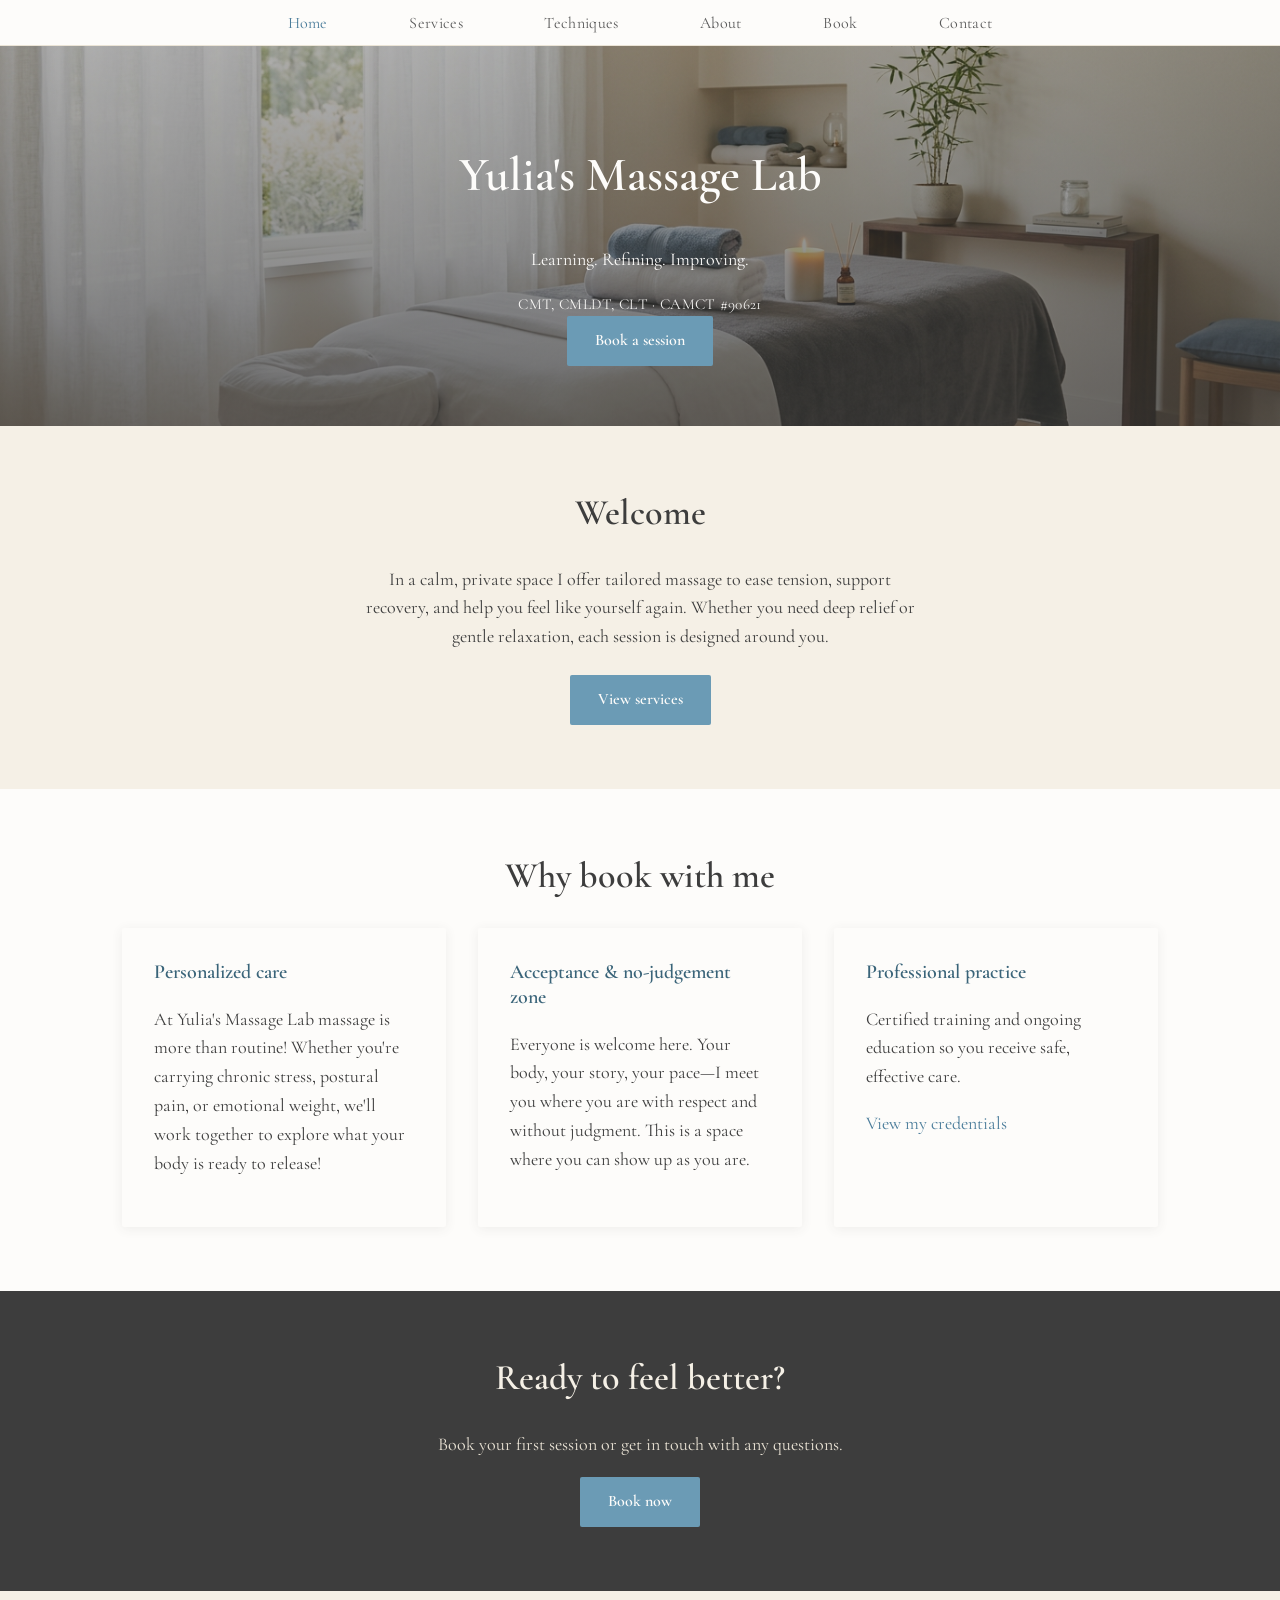
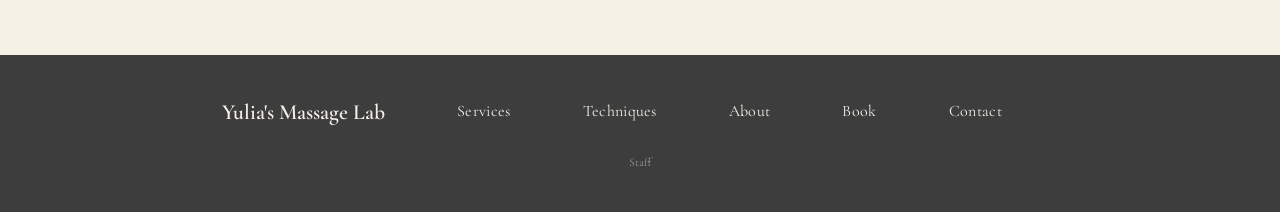
<file: index.html>
<!DOCTYPE html>
<html lang="en">
<head>
  <meta charset="UTF-8">
  <meta name="viewport" content="width=device-width, initial-scale=1">
  <title>Yulia's Massage Lab — Massage Therapy in Folsom, CA</title>
  <meta name="description" content="Professional massage therapy in Folsom, CA. Relaxation, therapeutic, lymphatic drainage, cupping &amp; more at Cloud 9 Float+Spa, Quail Park. Book online.">
  <link rel="canonical" href="https://yuliasmassagelab.com/">
  <link rel="preconnect" href="https://fonts.googleapis.com">
  <link rel="preconnect" href="https://fonts.gstatic.com" crossorigin>
  <link href="https://fonts.googleapis.com/css2?family=Cormorant+Garamond:ital,wght@0,400;0,600;1,400&display=swap" rel="stylesheet">
  <link rel="stylesheet" href="css/style.css">
  <script type="application/ld+json">
  {
    "@context": "https://schema.org",
    "@type": "LocalBusiness",
    "name": "Yulia's Massage Lab",
    "description": "Professional massage therapy: relaxation, therapeutic, lymphatic drainage, cupping. Serving Folsom, CA.",
    "url": "https://yuliasmassagelab.com",
    "telephone": "+1-513-302-4952",
    "email": "get_massage@yuliasmassagelab.com",
    "address": {
      "@type": "PostalAddress",
      "streetAddress": "220 Blue Ravine Rd #180",
      "addressLocality": "Folsom",
      "addressRegion": "CA",
      "postalCode": "95630"
    },
    "geo": { "@type": "GeoCoordinates", "latitude": 38.6780, "longitude": -121.1761 },
    "openingHoursSpecification": [
      { "@type": "OpeningHoursSpecification", "dayOfWeek": ["Tuesday","Wednesday","Thursday","Friday"], "opens": "08:00", "closes": "21:00" }
    ],
    "priceRange": "$$",
    "areaServed": { "@type": "City", "name": "Folsom", "containedInPlace": { "@type": "State", "name": "California" } }
  }
  </script>
</head>
<body>
  <header class="site-header">
    <div class="wrap">
      <button type="button" class="nav-toggle" aria-label="Toggle menu" aria-expanded="false"></button>
      <nav class="nav">
        <ul>
          <li><a href="index.html" aria-current="page">Home</a></li>
          <li><a href="services.html">Services</a></li>
          <li><a href="techniques.html">Techniques</a></li>
          <li><a href="bio.html">About</a></li>
          <li><a href="bookings.html">Book</a></li>
          <li><a href="contact.html">Contact</a></li>
        </ul>
      </nav>
    </div>
  </header>

  <main>
    <section class="hero-image" style="background-image: url('assets/hero-massage.jpg');">
      <div class="wrap">
        <h1>Yulia's Massage Lab</h1>
        <p class="tagline">Learning. Refining. Improving.</p>
        <p class="hero-credentials">CMT, CMLDT, CLT · CAMCT #90621</p>
        <a href="bookings.html" class="hero-cta">Book a session</a>
      </div>
    </section>

    <section class="section">
      <div class="wrap text-center">
        <h2>Welcome</h2>
        <p style="max-width: 560px; margin: 0 auto 1.5rem;">In a calm, private space I offer tailored massage to ease tension, support recovery, and help you feel like yourself again. Whether you need deep relief or gentle relaxation, each session is designed around you.</p>
        <a href="services.html" class="btn-primary">View services</a>
      </div>
    </section>

    <section class="section section--alt">
      <div class="wrap-wide">
        <h2 class="text-center">Why book with me</h2>
        <div class="card-grid">
          <div class="card">
            <h3>Personalized care</h3>
            <p>At Yulia's Massage Lab massage is more than routine! Whether you're carrying chronic stress, postural pain, or emotional weight, we'll work together to explore what your body is ready to release!</p>
          </div>
          <div class="card">
            <h3>Acceptance & no-judgement zone</h3>
            <p>Everyone is welcome here. Your body, your story, your pace—I meet you where you are with respect and without judgment. This is a space where you can show up as you are.</p>
          </div>
          <div class="card">
            <h3>Professional practice</h3>
            <p>Certified training and ongoing education so you receive safe, effective care.</p>
            <p><a href="bio.html#credentials">View my credentials</a></p>
          </div>
        </div>
      </div>
    </section>

    <section class="section section--dark">
      <div class="wrap text-center">
        <h2>Ready to feel better?</h2>
        <p>Book your first session or get in touch with any questions.</p>
        <a href="bookings.html" class="hero-cta">Book now</a>
      </div>
    </section>
  </main>

  <footer class="site-footer">
    <div class="wrap">
      <span class="logo"><a href="index.html">Yulia's Massage Lab</a></span>
      <nav class="nav">
        <ul>
          <li><a href="services.html">Services</a></li>
          <li><a href="techniques.html">Techniques</a></li>
          <li><a href="bio.html">About</a></li>
          <li><a href="bookings.html">Book</a></li>
          <li><a href="contact.html">Contact</a></li>
        </ul>
      </nav>
      <p class="footer-staff"><a href="admin/login.html">Staff</a></p>
    </div>
  </footer>
  <script src="js/main.js"></script>
</body>
</html>
</file>
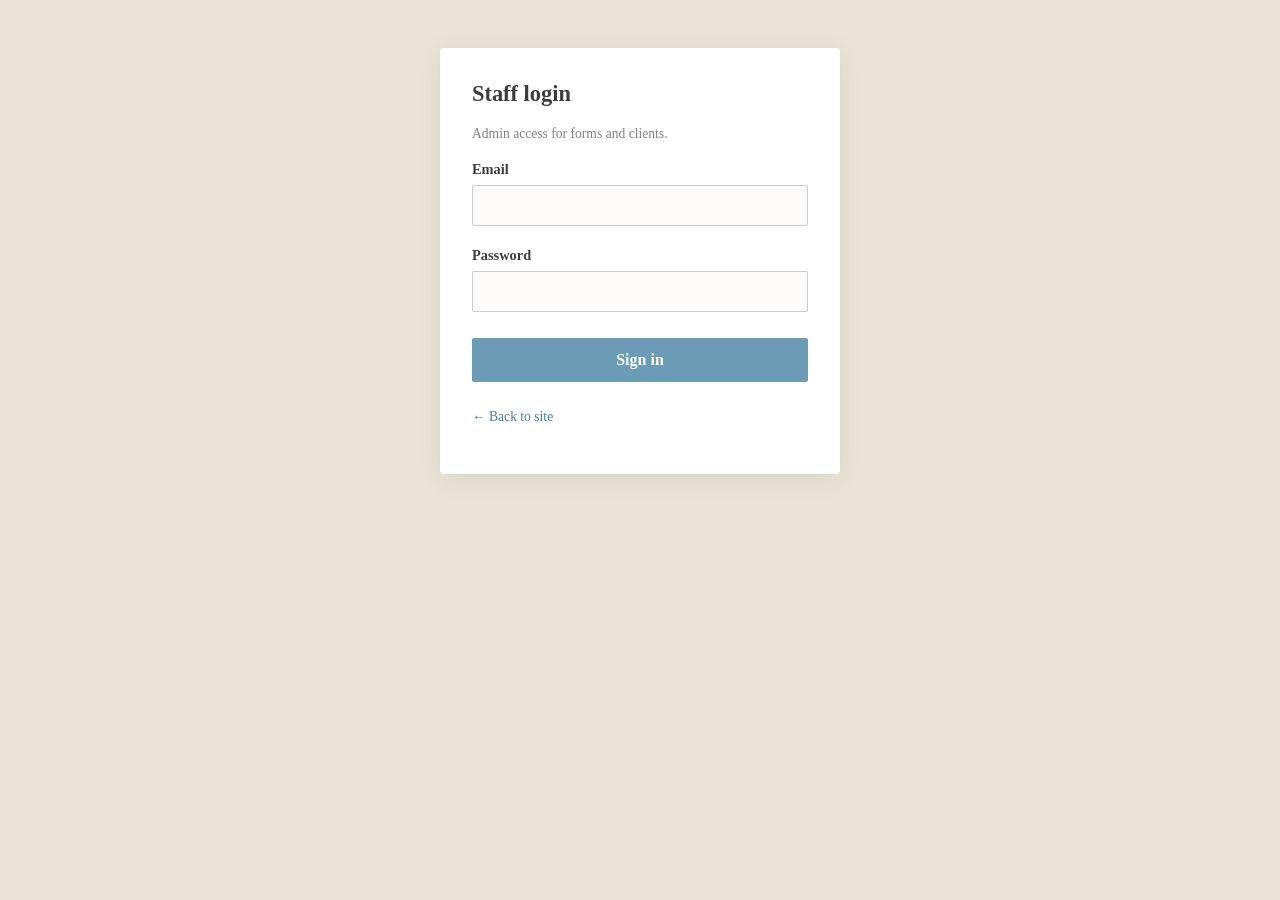
<file: admin/index.html>
<!DOCTYPE html>
<html lang="en">
<head>
  <meta charset="UTF-8">
  <meta name="viewport" content="width=device-width, initial-scale=1">
  <title>Admin — Yulia's Massage Lab</title>
  <link rel="preconnect" href="https://fonts.googleapis.com">
  <link rel="preconnect" href="https://fonts.gstatic.com" crossorigin>
  <link href="https://fonts.googleapis.com/css2?family=Cormorant+Garamond:ital,wght@0,400;0,600;1,400&display=swap" rel="stylesheet">
  <link rel="stylesheet" href="../css/style.css">
  <link rel="stylesheet" href="../css/admin.css">
</head>
<body class="admin-body">
  <header class="site-header">
    <div class="wrap">
      <nav class="nav">
        <ul>
          <li><a href="../index.html">Public site</a></li>
        </ul>
      </nav>
    </div>
  </header>

  <main class="admin-wrap">
    <div class="admin-topbar">
      <h1>Admin <span id="unseen-badge" class="admin-badge" style="display: none;"></span></h1>
      <div style="display: flex; gap: 0.75rem; align-items: center;">
        <span class="admin-muted" id="whoami"></span>
        <button type="button" class="admin-btn" id="btn-logout">Log out</button>
      </div>
    </div>

    <nav class="admin-nav" id="admin-tabs">
      <button type="button" data-panel="submissions" class="is-active">Submissions</button>
      <button type="button" data-panel="customers">Customers</button>
      <button type="button" data-panel="templates">Form templates</button>
    </nav>

    <div id="flash"></div>

    <section id="panel-submissions" class="admin-panel is-visible">
      <h2>Form submissions</h2>
      <p class="admin-muted">New client waiver and intake submissions appear here. Email alerts work if SMTP is configured on the server.</p>
      <div class="admin-actions" style="margin-bottom: 1rem;">
        <button type="button" class="admin-btn" id="btn-refresh-submissions">Refresh</button>
        <button type="button" class="admin-btn admin-btn-primary" id="btn-mark-all-seen">Mark all as seen</button>
      </div>
      <div id="submissions-list"></div>
    </section>

    <section id="panel-customers" class="admin-panel">
      <h2>Add customer</h2>
      <p class="admin-muted" style="max-width: 640px;">Saving an <strong>email</strong> lets you use <strong>Create link &amp; email</strong> to send the waiver/intake URL automatically. Configure <code>smtp_*</code> in <code>config.local.php</code> on the server; for local testing, set <code>dev_mail_log</code> to <code>true</code> to log messages via PHP <code>error_log</code>.</p>
      <form id="customer-form" class="admin-form-grid" style="max-width: 560px; margin-bottom: 2rem;">
        <label>First name *
          <input type="text" name="first_name" required>
        </label>
        <label>Last name *
          <input type="text" name="last_name" required>
        </label>
        <label>Phone
          <input type="tel" name="phone">
        </label>
        <label>Email
          <input type="email" name="email">
        </label>
        <button type="submit" class="admin-btn admin-btn-primary">Save customer</button>
      </form>

      <h2>Customers</h2>
      <div id="customers-list"></div>
    </section>

    <section id="panel-templates" class="admin-panel">
      <h2>Waiver template (HTML)</h2>
      <p class="admin-muted">Shown to clients before they sign. You can use paragraphs, lists, and basic HTML.</p>
      <textarea id="tpl-waiver" rows="14"></textarea>
      <button type="button" class="admin-btn admin-btn-primary" id="save-waiver" style="margin-top: 0.5rem;">Save waiver</button>

      <h2 style="margin-top: 2rem;">Intake template (HTML)</h2>
      <p class="admin-muted">Intro text for the health intake step. Standard questions (medications, conditions, etc.) appear below this on the client page.</p>
      <textarea id="tpl-intake" rows="14"></textarea>
      <button type="button" class="admin-btn admin-btn-primary" id="save-intake" style="margin-top: 0.5rem;">Save intake</button>
    </section>
  </main>

  <script src="../js/yml-api.js"></script>
  <script>
    (function() {
      function api(path, opts) {
        path = typeof ymlApiUrl === 'function' ? ymlApiUrl(path) : path;
        opts = opts || {};
        opts.credentials = 'include';
        opts.headers = opts.headers || {};
        if (opts.body && typeof opts.body === 'object' && !(opts.body instanceof FormData)) {
          opts.headers['Content-Type'] = 'application/json';
          opts.body = JSON.stringify(opts.body);
        }
        return fetch(path, opts).then(function(r) {
          var ct = (r.headers.get('content-type') || '').toLowerCase();
          if (ct.indexOf('application/json') === -1) {
            return r.text().then(function(t) {
              throw new Error(t ? t.slice(0, 240) : (r.status + ' ' + r.statusText));
            });
          }
          return r.json().then(function(j) {
            if (!r.ok) throw new Error(j.error || r.statusText);
            return j;
          });
        });
      }

      function flash(msg, ok) {
        var el = document.getElementById('flash');
        el.innerHTML = msg ? '<div class="admin-msg ' + (ok ? 'admin-msg--ok' : 'admin-msg--err') + '">' + msg + '</div>' : '';
      }

      api('/api/auth/me')
        .then(function(u) {
          document.getElementById('whoami').textContent = u.email;
        })
        .catch(function() {
          window.location.href = 'login.html';
        });

      document.getElementById('btn-logout').addEventListener('click', function() {
        api('/api/auth/logout', { method: 'POST' }).then(function() {
          window.location.href = 'login.html';
        });
      });

      function showPanel(id) {
        document.querySelectorAll('.admin-panel').forEach(function(p) {
          p.classList.toggle('is-visible', p.id === 'panel-' + id);
        });
        document.querySelectorAll('#admin-tabs button').forEach(function(b) {
          b.classList.toggle('is-active', b.getAttribute('data-panel') === id);
        });
      }

      document.getElementById('admin-tabs').addEventListener('click', function(e) {
        var btn = e.target.closest('button[data-panel]');
        if (!btn) return;
        showPanel(btn.getAttribute('data-panel'));
      });

      function loadStats() {
        return api('/api/admin/stats').then(function(s) {
          var badge = document.getElementById('unseen-badge');
          if (s.unseen_submissions > 0) {
            badge.textContent = String(s.unseen_submissions);
            badge.style.display = 'inline-block';
          } else {
            badge.style.display = 'none';
          }
        }).catch(function() {});
      }

      function renderSubmissions(rows) {
        var host = document.getElementById('submissions-list');
        if (!rows.length) {
          host.innerHTML = '<p class="admin-muted">No submissions yet.</p>';
          return;
        }
        host.innerHTML = rows.map(function(s) {
          var data = {};
          try { data = JSON.parse(s.data_json); } catch (e) {}
          var seen = s.admin_seen ? 'Seen' : '<strong>New</strong>';
          var pre = JSON.stringify(data, null, 2);
          return (
            '<div class="admin-card" data-sub-id="' + s.id + '">' +
              '<h3>' + escapeHtml(s.kind) + ' — ' + escapeHtml(s.first_name + ' ' + s.last_name) + '</h3>' +
              '<p class="admin-muted">' + escapeHtml(s.submitted_at) + ' · ' + seen + '</p>' +
              '<p class="admin-muted">' + escapeHtml(s.email || '') + ' · ' + escapeHtml(s.phone || '') + '</p>' +
              '<pre style="font-size: 0.8rem; overflow: auto; max-height: 200px; background: #f8f8f8; padding: 0.5rem;">' + escapeHtml(pre) + '</pre>' +
              (s.admin_seen ? '' : '<button type="button" class="admin-btn mark-seen" data-id="' + s.id + '">Mark as seen</button>') +
            '</div>'
          );
        }).join('');

        host.querySelectorAll('.mark-seen').forEach(function(btn) {
          btn.addEventListener('click', function() {
            var id = btn.getAttribute('data-id');
            api('/api/admin/submissions/' + id + '/seen', { method: 'POST' })
              .then(function() { flash('Marked as seen.', true); loadSubmissions(); loadStats(); })
              .catch(function(e) { flash(e.message, false); });
          });
        });
      }

      function escapeHtml(t) {
        if (!t) return '';
        var d = document.createElement('div');
        d.textContent = t;
        return d.innerHTML;
      }

      function loadSubmissions() {
        return api('/api/admin/submissions').then(renderSubmissions).catch(function(e) {
          document.getElementById('submissions-list').innerHTML = '<p class="admin-muted">' + escapeHtml(e.message) + '</p>';
        });
      }

      document.getElementById('btn-refresh-submissions').addEventListener('click', function() {
        loadSubmissions();
        loadStats();
      });

      document.getElementById('btn-mark-all-seen').addEventListener('click', function() {
        api('/api/admin/submissions/mark-all-seen', { method: 'POST' })
          .then(function() { flash('All marked as seen.', true); loadSubmissions(); loadStats(); })
          .catch(function(e) { flash(e.message, false); });
      });

      function loadCustomers() {
        return api('/api/admin/customers').then(function(rows) {
          var host = document.getElementById('customers-list');
          if (!rows.length) {
            host.innerHTML = '<p class="admin-muted">No customers yet.</p>';
            return;
          }
          host.innerHTML = rows.map(function(c) {
            return (
              '<div class="admin-card" data-customer-id="' + c.id + '">' +
                '<h3>' + escapeHtml(c.first_name + ' ' + c.last_name) + '</h3>' +
                '<p class="admin-muted">' + escapeHtml(c.phone) + ' · ' + escapeHtml(c.email) + '</p>' +
                '<div class="admin-actions">' +
                  '<button type="button" class="admin-btn send-link" data-id="' + c.id + '">Create link &amp; email</button>' +
                  '<button type="button" class="admin-btn toggle-notes" data-id="' + c.id + '">SOP notes' +
                    (c.sop_count ? ' (' + c.sop_count + ')' : '') + '</button>' +
                '</div>' +
                '<div class="notes-panel" id="notes-' + c.id + '" style="display: none; margin-top: 1rem;">' +
                  '<div class="notes-list admin-muted" id="notes-list-' + c.id + '">Loading…</div>' +
                  '<label style="display: block; margin-top: 0.75rem; font-size: 0.9rem; font-weight: 600;">Add note' +
                    '<textarea rows="3" style="width: 100%; font: inherit; margin-top: 0.25rem;" id="note-input-' + c.id + '"></textarea>' +
                  '</label>' +
                  '<button type="button" class="admin-btn admin-btn-primary add-note" data-id="' + c.id + '" style="margin-top: 0.35rem;">Add SOP note</button>' +
                '</div>' +
                '<p class="link-output admin-muted" id="link-' + c.id + '" style="margin-top: 0.5rem; word-break: break-all;"></p>' +
              '</div>'
            );
          }).join('');

          host.querySelectorAll('.send-link').forEach(function(btn) {
            btn.addEventListener('click', function() {
              var id = btn.getAttribute('data-id');
              api('/api/admin/customers/' + id + '/send-link', { method: 'POST' })
                .then(function(res) {
                  var out = document.getElementById('link-' + id);
                  out.textContent = res.url;
                  var em = res.email || {};
                  var parts = [];
                  if (em.skipped_no_email) {
                    parts.push('No email on file for this customer — add an email address, then create the link again to send automatically.');
                  } else if (em.sent) {
                    if (em.dev_log) {
                      parts.push('Email content was written to the server terminal (DEV_MAIL_LOG=1), not sent over the internet.');
                    } else {
                      parts.push('Email sent to ' + (em.to || 'client') + '.');
                    }
                  } else if (em.error) {
                    parts.push('Email not delivered: ' + em.error);
                  }
                  parts.push('Link is shown below; copied to clipboard when possible.');
                  flash(parts.join(' '), em.sent || em.skipped_no_email ? true : !em.error);
                  navigator.clipboard.writeText(res.url).then(function() {}).catch(function() {});
                })
                .catch(function(e) { flash(e.message, false); });
            });
          });

          host.querySelectorAll('.toggle-notes').forEach(function(btn) {
            btn.addEventListener('click', function() {
              var id = btn.getAttribute('data-id');
              var panel = document.getElementById('notes-' + id);
              var open = panel.style.display !== 'none';
              panel.style.display = open ? 'none' : 'block';
              if (!open) loadNotesForCustomer(id);
            });
          });

          host.querySelectorAll('.add-note').forEach(function(btn) {
            btn.addEventListener('click', function() {
              var id = btn.getAttribute('data-id');
              var ta = document.getElementById('note-input-' + id);
              var body = (ta.value || '').trim();
              if (!body) return;
              api('/api/admin/customers/' + id + '/notes', { method: 'POST', body: { body: body } })
                .then(function() {
                  ta.value = '';
                  flash('Note saved.', true);
                  loadNotesForCustomer(id);
                  loadCustomers();
                })
                .catch(function(e) { flash(e.message, false); });
            });
          });
        });
      }

      function loadNotesForCustomer(customerId) {
        var listEl = document.getElementById('notes-list-' + customerId);
        api('/api/admin/customers/' + customerId + '/notes')
          .then(function(notes) {
            if (!notes.length) {
              listEl.innerHTML = '<p>No notes yet.</p>';
              return;
            }
            listEl.innerHTML = notes.map(function(n) {
              return (
                '<div style="margin-bottom: 0.65rem; padding-bottom: 0.65rem; border-bottom: 1px solid #eee;">' +
                  '<div class="admin-muted" style="font-size: 0.8rem;">' + escapeHtml(n.created_at) + '</div>' +
                  '<div>' + escapeHtml(n.body) + '</div>' +
                  '<button type="button" class="admin-btn del-note" data-note-id="' + n.id + '" data-customer-id="' + customerId + '" style="margin-top: 0.25rem;">Delete</button>' +
                '</div>'
              );
            }).join('');
            listEl.querySelectorAll('.del-note').forEach(function(b) {
              b.addEventListener('click', function() {
                var nid = b.getAttribute('data-note-id');
                var cid = b.getAttribute('data-customer-id');
                api('/api/admin/notes/' + nid, { method: 'DELETE' })
                  .then(function() { loadNotesForCustomer(cid); loadCustomers(); })
                  .catch(function(e) { flash(e.message, false); });
              });
            });
          })
          .catch(function(e) { listEl.textContent = e.message; });
      }

      document.getElementById('customer-form').addEventListener('submit', function(e) {
        e.preventDefault();
        var fd = new FormData(e.target);
        var payload = {
          first_name: fd.get('first_name'),
          last_name: fd.get('last_name'),
          phone: fd.get('phone') || '',
          email: fd.get('email') || ''
        };
        api('/api/admin/customers', { method: 'POST', body: payload })
          .then(function() {
            e.target.reset();
            flash('Customer added.', true);
            loadCustomers();
          })
          .catch(function(err) { flash(err.message, false); });
      });

      function loadTemplates() {
        return Promise.all([
          api('/api/admin/templates/waiver'),
          api('/api/admin/templates/intake')
        ]).then(function(pair) {
          document.getElementById('tpl-waiver').value = pair[0].body_html;
          document.getElementById('tpl-intake').value = pair[1].body_html;
        });
      }

      document.getElementById('save-waiver').addEventListener('click', function() {
        api('/api/admin/templates/waiver', {
          method: 'POST',
          body: { body_html: document.getElementById('tpl-waiver').value }
        })
          .then(function() { flash('Waiver template saved.', true); })
          .catch(function(e) { flash(e.message, false); });
      });

      document.getElementById('save-intake').addEventListener('click', function() {
        api('/api/admin/templates/intake', {
          method: 'POST',
          body: { body_html: document.getElementById('tpl-intake').value }
        })
          .then(function() { flash('Intake template saved.', true); })
          .catch(function(e) { flash(e.message, false); });
      });

      loadStats();
      loadSubmissions();
      loadCustomers();
      loadTemplates();
      setInterval(loadStats, 60000);
    })();
  </script>
</body>
</html>
</file>
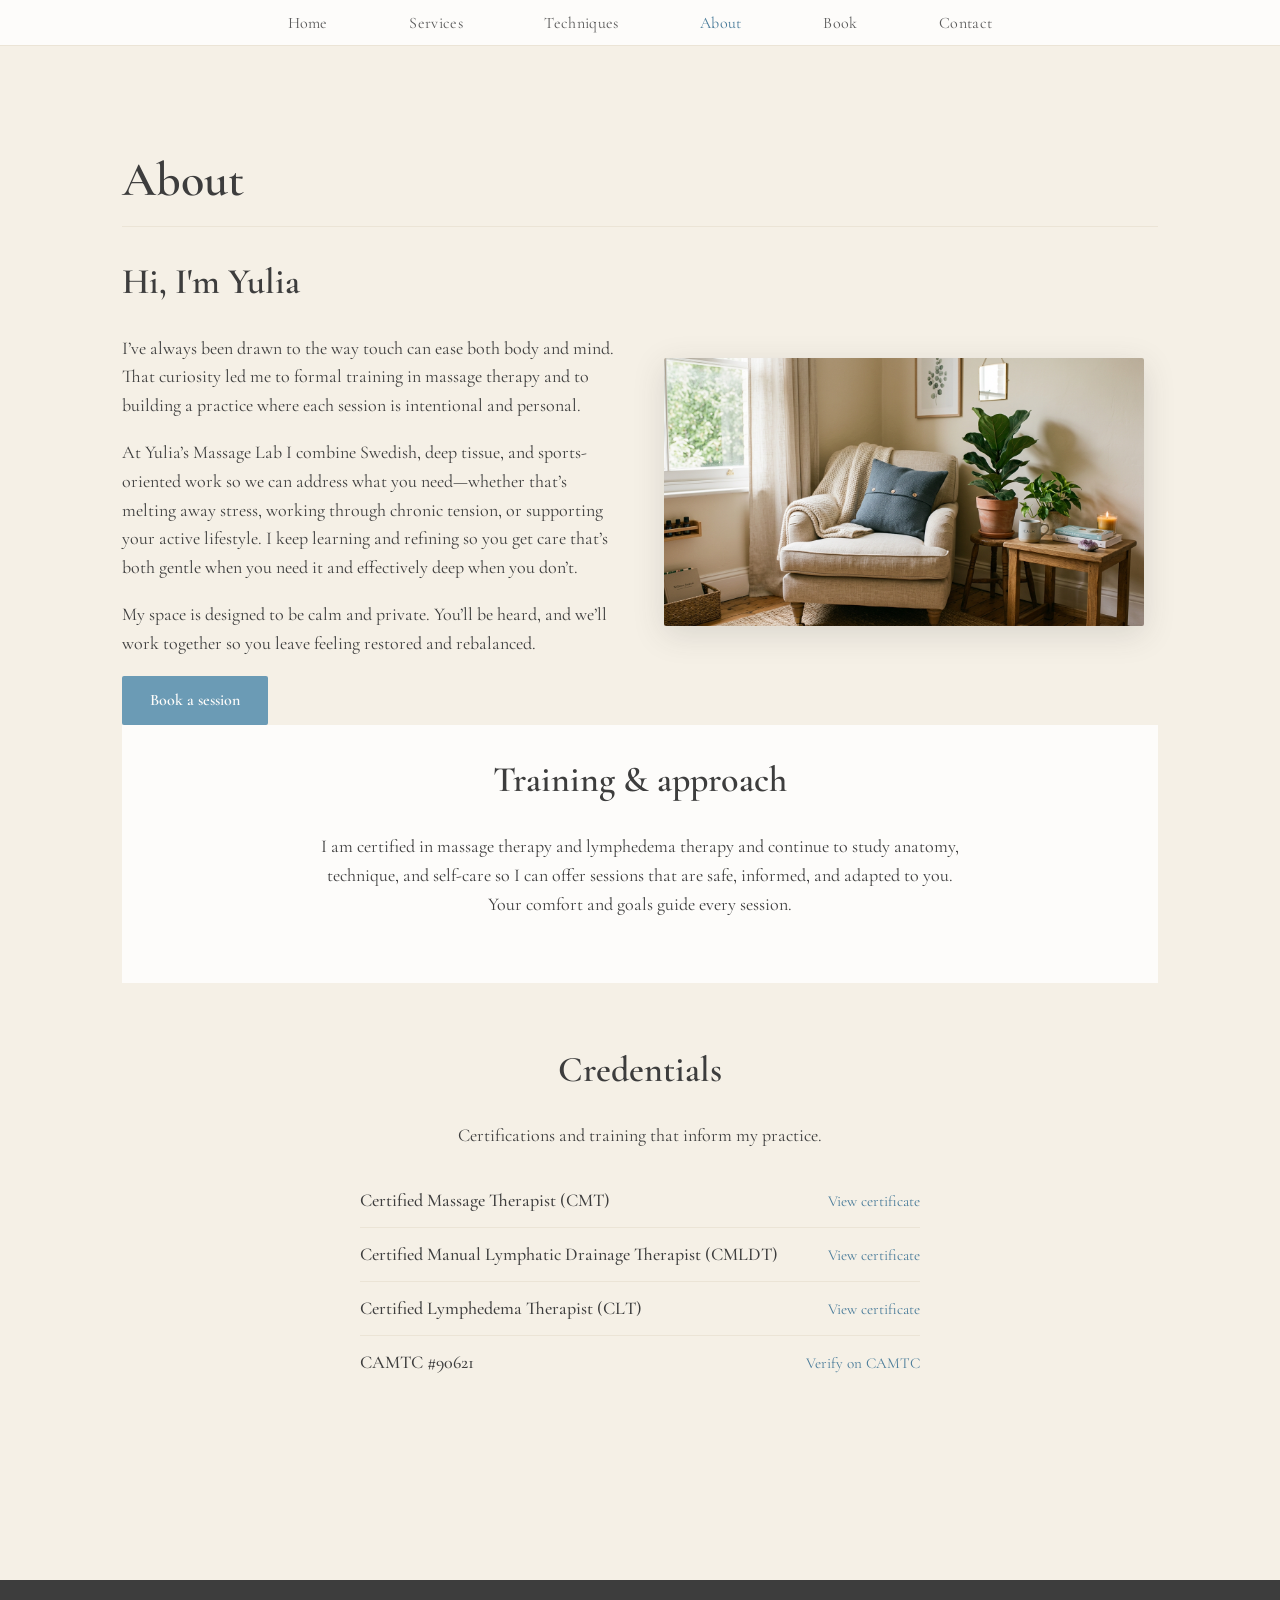
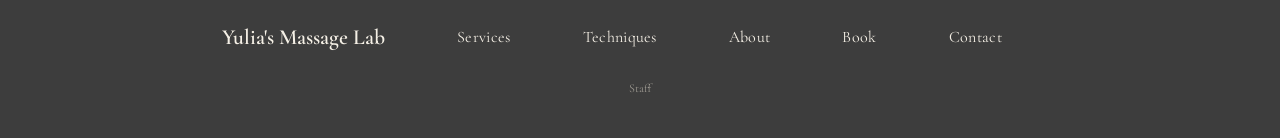
<file: bio.html>
<!DOCTYPE html>
<html lang="en">
<head>
  <meta charset="UTF-8">
  <meta name="viewport" content="width=device-width, initial-scale=1">
  <title>About Yulia — Yulia's Massage Lab</title>
  <meta name="description" content="Learn about Yulia and her approach to massage therapy and wellness.">
  <link rel="preconnect" href="https://fonts.googleapis.com">
  <link rel="preconnect" href="https://fonts.gstatic.com" crossorigin>
  <link href="https://fonts.googleapis.com/css2?family=Cormorant+Garamond:ital,wght@0,400;0,600;1,400&display=swap" rel="stylesheet">
  <link rel="stylesheet" href="css/style.css">
</head>
<body>
  <header class="site-header">
    <div class="wrap">
      <button type="button" class="nav-toggle" aria-label="Toggle menu" aria-expanded="false"></button>
      <nav class="nav">
        <ul>
          <li><a href="index.html">Home</a></li>
          <li><a href="services.html">Services</a></li>
          <li><a href="techniques.html">Techniques</a></li>
          <li><a href="bio.html" aria-current="page">About</a></li>
          <li><a href="bookings.html">Book</a></li>
          <li><a href="contact.html">Contact</a></li>
        </ul>
      </nav>
    </div>
  </header>

  <main>
    <section class="section">
      <div class="wrap-wide">
        <div class="page-title">
          <h1>About</h1>
        </div>
        <div class="bio-block">
          <div>
            <h2>Hi, I'm Yulia</h2>
            <p>I’ve always been drawn to the way touch can ease both body and mind. That curiosity led me to formal training in massage therapy and to building a practice where each session is intentional and personal.</p>
            <p>At Yulia’s Massage Lab I combine Swedish, deep tissue, and sports-oriented work so we can address what you need—whether that’s melting away stress, working through chronic tension, or supporting your active lifestyle. I keep learning and refining so you get care that’s both gentle when you need it and effectively deep when you don’t.</p>
            <p>My space is designed to be calm and private. You’ll be heard, and we’ll work together so you leave feeling restored and rebalanced.</p>
            <a href="bookings.html" class="btn-primary">Book a session</a>
          </div>
          <img src="assets/bio-studio.jpg" alt="Calm studio space at Yulia's Massage Lab" width="480" height="360">
        </div>

        <section class="section section--alt" style="padding-top: 2rem;">
          <div class="wrap">
            <h2 class="text-center">Training & approach</h2>
            <p class="text-center" style="max-width: 640px; margin: 0 auto;">I am certified in massage therapy and lymphedema therapy and continue to study anatomy, technique, and self-care so I can offer sessions that are safe, informed, and adapted to you. Your comfort and goals guide every session.</p>
          </div>
        </section>

        <section class="section" id="credentials">
          <div class="wrap">
            <h2 class="text-center">Credentials</h2>
            <p class="text-center" style="max-width: 640px; margin: 0 auto 1.5rem;">Certifications and training that inform my practice.</p>
            <ul class="credentials-list">
              <li>
                <span class="credentials-name">Certified Massage Therapist (CMT)</span>
                <a href="assets/cert-cmt.pdf" target="_blank" rel="noopener noreferrer">View certificate</a>
              </li>
              <li>
                <span class="credentials-name">Certified Manual Lymphatic Drainage Therapist (CMLDT)</span>
                <a href="assets/CMLDT_Certificate.pdf" target="_blank" rel="noopener noreferrer">View certificate</a>
              </li>
              <li>
                <span class="credentials-name">Certified Lymphedema Therapist (CLT)</span>
                <a href="assets/cert-clt.pdf" target="_blank" rel="noopener noreferrer">View certificate</a>
              </li>
              <li>
                <span class="credentials-name">CAMTC #90621</span>
                <a href="https://www.camtc.org/record-search?certificateNumber=90621&work=folsom&lastName=spitsina&firstName=yulia" target="_blank" rel="noopener noreferrer">Verify on CAMTC</a>
              </li>
            </ul>
          </div>
        </section>
      </div>
    </section>
  </main>

  <footer class="site-footer">
    <div class="wrap">
      <span class="logo"><a href="index.html">Yulia's Massage Lab</a></span>
      <nav class="nav">
        <ul>
          <li><a href="services.html">Services</a></li>
          <li><a href="techniques.html">Techniques</a></li>
          <li><a href="bio.html">About</a></li>
          <li><a href="bookings.html">Book</a></li>
          <li><a href="contact.html">Contact</a></li>
        </ul>
      </nav>
      <p class="footer-staff"><a href="admin/login.html">Staff</a></p>
    </div>
  </footer>
  <script src="js/main.js"></script>
</body>
</html>
</file>
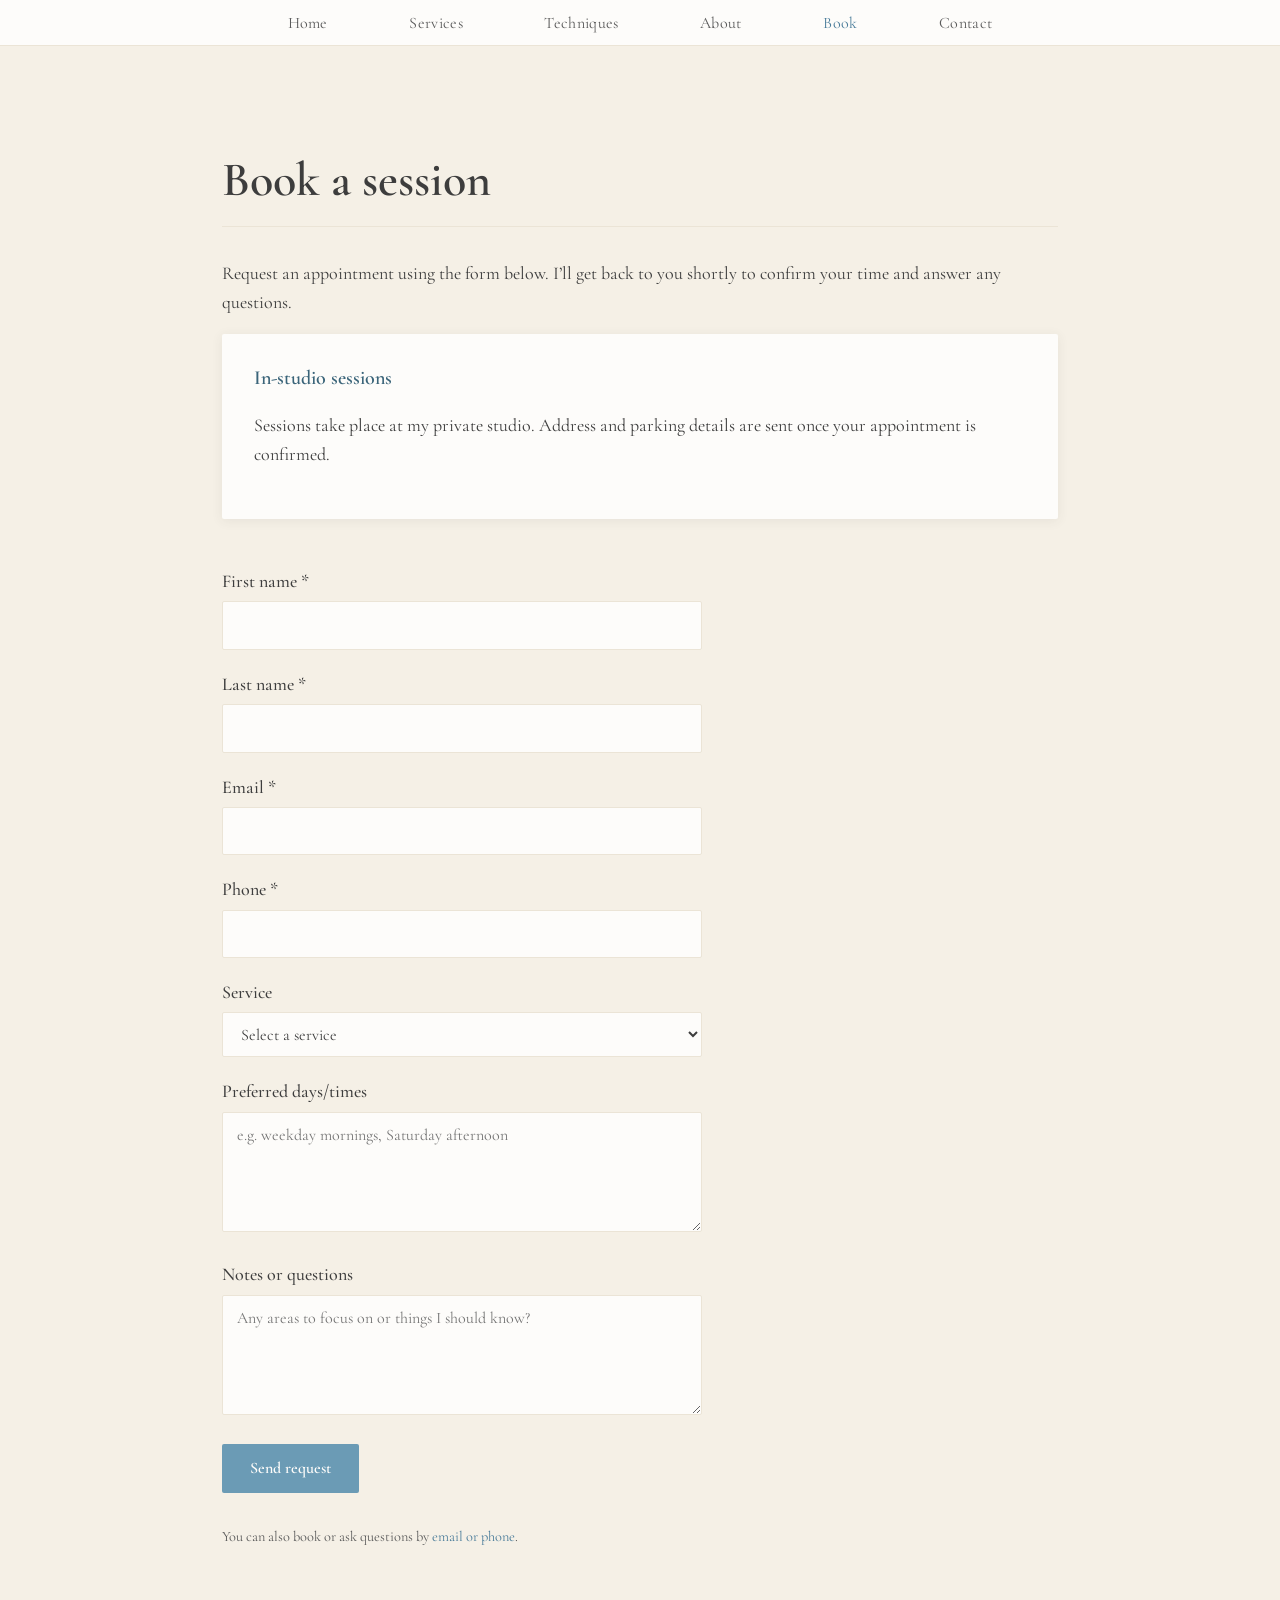
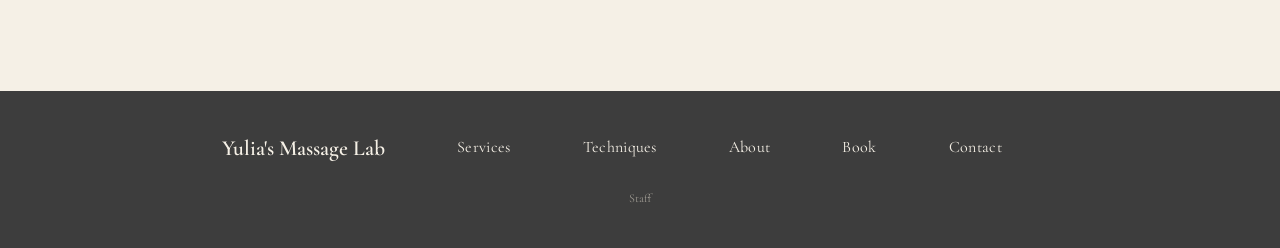
<file: bookings.html>
<!DOCTYPE html>
<html lang="en">
<head>
  <meta charset="UTF-8">
  <meta name="viewport" content="width=device-width, initial-scale=1">
  <title>Book a Session — Yulia's Massage Lab</title>
  <meta name="description" content="Book a massage session with Yulia. Choose your service and preferred time.">
  <link rel="preconnect" href="https://fonts.googleapis.com">
  <link rel="preconnect" href="https://fonts.gstatic.com" crossorigin>
  <link href="https://fonts.googleapis.com/css2?family=Cormorant+Garamond:ital,wght@0,400;0,600;1,400&display=swap" rel="stylesheet">
  <link rel="stylesheet" href="css/style.css">
</head>
<body>
  <header class="site-header">
    <div class="wrap">
      <button type="button" class="nav-toggle" aria-label="Toggle menu" aria-expanded="false"></button>
      <nav class="nav">
        <ul>
          <li><a href="index.html">Home</a></li>
          <li><a href="services.html">Services</a></li>
          <li><a href="techniques.html">Techniques</a></li>
          <li><a href="bio.html">About</a></li>
          <li><a href="bookings.html" aria-current="page">Book</a></li>
          <li><a href="contact.html">Contact</a></li>
        </ul>
      </nav>
    </div>
  </header>

  <main>
    <section class="section">
      <div class="wrap">
        <div class="page-title">
          <h1>Book a session</h1>
        </div>
        <p>Request an appointment using the form below. I’ll get back to you shortly to confirm your time and answer any questions.</p>

        <div class="booking-options">
          <div class="card">
            <h3>In-studio sessions</h3>
            <p>Sessions take place at my private studio. Address and parking details are sent once your appointment is confirmed.</p>
          </div>
        </div>

        <form action="https://formspree.io/f/xojknerw" method="post" id="booking-form">
          <div class="form-group">
            <label for="first-name">First name *</label>
            <input type="text" id="first-name" name="first_name" required>
          </div>
          <div class="form-group">
            <label for="last-name">Last name *</label>
            <input type="text" id="last-name" name="last_name" required>
          </div>
          <div class="form-group">
            <label for="email">Email *</label>
            <input type="email" id="email" name="email" required>
          </div>
          <div class="form-group">
            <label for="phone">Phone *</label>
            <input type="tel" id="phone" name="phone" required>
          </div>
          <div class="form-group">
            <label for="service">Service</label>
            <select id="service" name="service">
              <option value="">Select a service</option>
              <option value="relaxation-60">Relaxation massage — 60 min</option>
              <option value="therapeutic-60">Yulia's Therapeutic Massage — 60 min</option>
              <option value="therapeutic-90">Yulia's Therapeutic Massage — 90 min</option>
              <option value="therapeutic-120">Yulia's Therapeutic Massage — 2 hours</option>
              <option value="mld-60">Manual lymphatic drainage — 60 min</option>
              <option value="mld-90">Manual lymphatic drainage — 90 min</option>
              <option value="stretching-60">Stretching session — 1 hour</option>
              <option value="cupping-30">Cupping session — 30 min</option>
            </select>
          </div>
          <div class="form-group">
            <label for="preferred">Preferred days/times</label>
            <textarea id="preferred" name="preferred" placeholder="e.g. weekday mornings, Saturday afternoon"></textarea>
          </div>
          <div class="form-group">
            <label for="notes">Notes or questions</label>
            <textarea id="notes" name="notes" placeholder="Any areas to focus on or things I should know?"></textarea>
          </div>
          <button type="submit">Send request</button>
        </form>

        <p style="margin-top: 2rem; font-size: 0.9rem; color: var(--charcoal-soft);">You can also book or ask questions by <a href="contact.html">email or phone</a>.</p>
      </div>
    </section>
  </main>

  <footer class="site-footer">
    <div class="wrap">
      <span class="logo"><a href="index.html">Yulia's Massage Lab</a></span>
      <nav class="nav">
        <ul>
          <li><a href="services.html">Services</a></li>
          <li><a href="techniques.html">Techniques</a></li>
          <li><a href="bio.html">About</a></li>
          <li><a href="bookings.html">Book</a></li>
          <li><a href="contact.html">Contact</a></li>
        </ul>
      </nav>
      <p class="footer-staff"><a href="admin/login.html">Staff</a></p>
    </div>
  </footer>
  <div id="booking-confirm-modal" class="form-confirm-overlay" aria-hidden="true">
    <div class="form-confirm-box">
      <p id="booking-confirm-message">Received! We'll be in touch soon to confirm your appointment.</p>
      <button type="button" class="btn-close" id="booking-confirm-close">OK</button>
    </div>
  </div>
  <script src="js/main.js"></script>
  <script>
    (function() {
      var params = new URLSearchParams(window.location.search);
      var service = params.get('service');
      var select = document.getElementById('service');
      if (service && select && select.querySelector('option[value="' + service + '"]')) {
        select.value = service;
      }
    })();
    (function() {
      var form = document.getElementById('booking-form');
      var modal = document.getElementById('booking-confirm-modal');
      var messageEl = document.getElementById('booking-confirm-message');
      var closeBtn = document.getElementById('booking-confirm-close');
      function showModal(msg) {
        messageEl.textContent = msg || 'Received! We\'ll be in touch soon to confirm your appointment.';
        modal.classList.add('is-open');
        modal.setAttribute('aria-hidden', 'false');
      }
      function closeModal() {
        modal.classList.remove('is-open');
        modal.setAttribute('aria-hidden', 'true');
      }
      closeBtn.addEventListener('click', closeModal);
      modal.addEventListener('click', function(e) {
        if (e.target === modal) closeModal();
      });
      form.addEventListener('submit', function(e) {
        e.preventDefault();
        var data = new FormData(form);
        fetch(form.action, {
          method: 'POST',
          body: data,
          headers: { 'Accept': 'application/json' },
          referrerPolicy: 'no-referrer'
        }).then(function(r) {
          if (r.ok) {
            form.reset();
            showModal('Received! We\'ll be in touch soon to confirm your appointment.');
          } else {
            showModal('Something went wrong. Please try again or contact me by phone or email.');
          }
        }).catch(function() {
          showModal('Something went wrong. Please try again or contact me by phone or email.');
        });
      });
    })();
  </script>
</body>
</html>
</file>
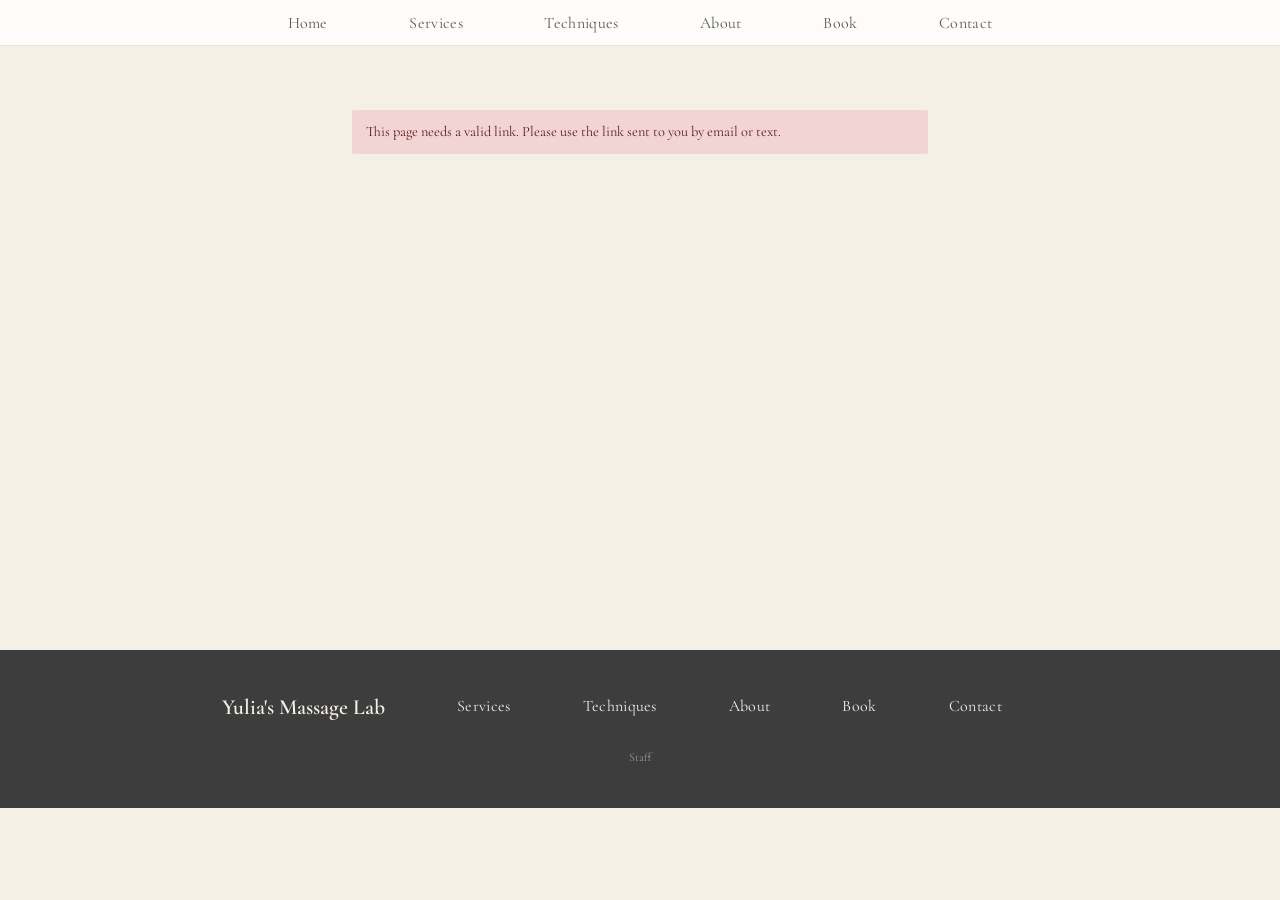
<file: client-forms.html>
<!DOCTYPE html>
<html lang="en">
<head>
  <meta charset="UTF-8">
  <meta name="viewport" content="width=device-width, initial-scale=1">
  <title>Client forms — Yulia's Massage Lab</title>
  <link rel="preconnect" href="https://fonts.googleapis.com">
  <link rel="preconnect" href="https://fonts.gstatic.com" crossorigin>
  <link href="https://fonts.googleapis.com/css2?family=Cormorant+Garamond:ital,wght@0,400;0,600;1,400&display=swap" rel="stylesheet">
  <link rel="stylesheet" href="css/style.css">
  <link rel="stylesheet" href="css/admin.css">
</head>
<body>
  <header class="site-header">
    <div class="wrap">
      <button type="button" class="nav-toggle" aria-label="Toggle menu" aria-expanded="false"></button>
      <nav class="nav">
        <ul>
          <li><a href="index.html">Home</a></li>
          <li><a href="services.html">Services</a></li>
          <li><a href="techniques.html">Techniques</a></li>
          <li><a href="bio.html">About</a></li>
          <li><a href="bookings.html">Book</a></li>
          <li><a href="contact.html">Contact</a></li>
        </ul>
      </nav>
    </div>
  </header>

  <main class="section">
    <div class="wrap" style="max-width: 640px;">
      <div id="app-error" style="display: none;"></div>
      <div id="app-main" style="display: none;">
        <p class="admin-muted" id="greeting"></p>

        <div id="step-waiver" style="display: none;">
          <h1>Waiver</h1>
          <div id="waiver-template" class="client-form-template"></div>
          <div class="client-form-actions">
            <label style="display: flex; gap: 0.5rem; align-items: flex-start; font-weight: 600;">
              <input type="checkbox" id="waiver-agree" style="margin-top: 0.25rem;">
              <span>I have read and agree to the above.</span>
            </label>
            <label style="display: block; margin-top: 1rem; font-weight: 600;">
              Full name (signature)
              <input type="text" id="waiver-signature" style="width: 100%; font: inherit; padding: 0.5rem; margin-top: 0.25rem;" autocomplete="name">
            </label>
            <button type="button" class="admin-btn admin-btn-primary" id="btn-waiver" style="margin-top: 1rem;">Submit waiver</button>
          </div>
        </div>

        <div id="step-intake" style="display: none;">
          <h1>Health intake</h1>
          <div id="intake-template" class="client-form-template"></div>
          <div class="client-form-actions">
            <label style="display: block; font-weight: 600;">Current medications
              <textarea id="intake-meds" rows="2" style="width: 100%; font: inherit; margin-top: 0.25rem;"></textarea>
            </label>
            <label style="display: block; margin-top: 0.75rem; font-weight: 600;">Medical conditions / concerns
              <textarea id="intake-conditions" rows="2" style="width: 100%; font: inherit; margin-top: 0.25rem;"></textarea>
            </label>
            <label style="display: block; margin-top: 0.75rem; font-weight: 600;">Allergies
              <textarea id="intake-allergies" rows="2" style="width: 100%; font: inherit; margin-top: 0.25rem;"></textarea>
            </label>
            <label style="display: block; margin-top: 0.75rem; font-weight: 600;">Anything else we should know?
              <textarea id="intake-other" rows="3" style="width: 100%; font: inherit; margin-top: 0.25rem;"></textarea>
            </label>
            <label style="display: flex; gap: 0.5rem; align-items: flex-start; font-weight: 600; margin-top: 1rem;">
              <input type="checkbox" id="intake-agree" style="margin-top: 0.25rem;">
              <span>I confirm the information above is accurate to the best of my knowledge.</span>
            </label>
            <label style="display: block; margin-top: 1rem; font-weight: 600;">
              Full name (signature)
              <input type="text" id="intake-signature" style="width: 100%; font: inherit; padding: 0.5rem; margin-top: 0.25rem;" autocomplete="name">
            </label>
            <button type="button" class="admin-btn admin-btn-primary" id="btn-intake" style="margin-top: 1rem;">Submit intake</button>
          </div>
        </div>

        <div id="step-done" style="display: none;">
          <h1>Thank you</h1>
          <p>Your forms have been received. We'll be in touch if anything else is needed.</p>
          <p><a href="index.html">Return to the main site</a></p>
        </div>
      </div>
    </div>
  </main>

  <footer class="site-footer">
    <div class="wrap">
      <span class="logo"><a href="index.html">Yulia's Massage Lab</a></span>
      <nav class="nav">
        <ul>
          <li><a href="services.html">Services</a></li>
          <li><a href="techniques.html">Techniques</a></li>
          <li><a href="bio.html">About</a></li>
          <li><a href="bookings.html">Book</a></li>
          <li><a href="contact.html">Contact</a></li>
        </ul>
      </nav>
      <p class="footer-staff"><a href="admin/login.html">Staff</a></p>
    </div>
  </footer>
  <script src="js/main.js"></script>
  <script src="js/yml-api.js"></script>
  <script>
    (function() {
      var params = new URLSearchParams(window.location.search);
      var token = (params.get('token') || '').trim();
      var errEl = document.getElementById('app-error');
      var mainEl = document.getElementById('app-main');

      function showError(msg) {
        errEl.style.display = 'block';
        errEl.innerHTML = '<div class="admin-msg admin-msg--err">' + escapeHtml(msg) + '</div>';
        mainEl.style.display = 'none';
      }

      function escapeHtml(t) {
        var d = document.createElement('div');
        d.textContent = t;
        return d.innerHTML;
      }

      if (!token) {
        showError('This page needs a valid link. Please use the link sent to you by email or text.');
        return;
      }

      function api(path, opts) {
        path = typeof ymlApiUrl === 'function' ? ymlApiUrl(path) : path;
        opts = opts || {};
        opts.headers = opts.headers || {};
        if (opts.body && typeof opts.body === 'object') {
          opts.headers['Content-Type'] = 'application/json';
          opts.body = JSON.stringify(opts.body);
        }
        return fetch(path, opts).then(function(r) {
          var ct = (r.headers.get('content-type') || '').toLowerCase();
          if (ct.indexOf('application/json') === -1) {
            return r.text().then(function(t) {
              throw new Error(t ? t.slice(0, 200) : r.statusText);
            });
          }
          return r.json().then(function(j) {
            if (!r.ok) throw new Error(j.error || r.statusText);
            return j;
          });
        });
      }

      function renderState(data) {
        mainEl.style.display = 'block';
        var c = data.customer;
        document.getElementById('greeting').textContent =
          'Hello, ' + c.first_name + ' ' + c.last_name + '. Please complete the forms below.';

        document.getElementById('waiver-template').innerHTML = data.templates.waiver_html;
        document.getElementById('intake-template').innerHTML = data.templates.intake_html;

        var w = document.getElementById('step-waiver');
        var i = document.getElementById('step-intake');
        var d = document.getElementById('step-done');
        w.style.display = 'none';
        i.style.display = 'none';
        d.style.display = 'none';

        if (!data.status.waiver_done) {
          w.style.display = 'block';
        } else if (!data.status.intake_done) {
          i.style.display = 'block';
        } else {
          d.style.display = 'block';
          document.getElementById('greeting').textContent = 'Thank you, ' + c.first_name + '.';
        }
      }

      api('/api/public/forms/' + encodeURIComponent(token))
        .then(renderState)
        .catch(function(e) {
          showError(e.message || 'Could not load forms.');
        });

      document.getElementById('btn-waiver').addEventListener('click', function() {
        var agreed = document.getElementById('waiver-agree').checked;
        var signature = (document.getElementById('waiver-signature').value || '').trim();
        api('/api/public/forms/' + encodeURIComponent(token) + '/submit', {
          method: 'POST',
          body: {
            kind: 'waiver',
            data: { agreed: agreed, signature: signature }
          }
        })
          .then(function() {
            return api('/api/public/forms/' + encodeURIComponent(token));
          })
          .then(renderState)
          .catch(function(e) {
            alert(e.message);
          });
      });

      document.getElementById('btn-intake').addEventListener('click', function() {
        var agreed = document.getElementById('intake-agree').checked;
        var signature = (document.getElementById('intake-signature').value || '').trim();
        api('/api/public/forms/' + encodeURIComponent(token) + '/submit', {
          method: 'POST',
          body: {
            kind: 'intake',
            data: {
              agreed: agreed,
              signature: signature,
              medications: document.getElementById('intake-meds').value,
              conditions: document.getElementById('intake-conditions').value,
              allergies: document.getElementById('intake-allergies').value,
              other_notes: document.getElementById('intake-other').value
            }
          }
        })
          .then(function() {
            return api('/api/public/forms/' + encodeURIComponent(token));
          })
          .then(renderState)
          .catch(function(e) {
            alert(e.message);
          });
      });
    })();
  </script>
</body>
</html>
</file>
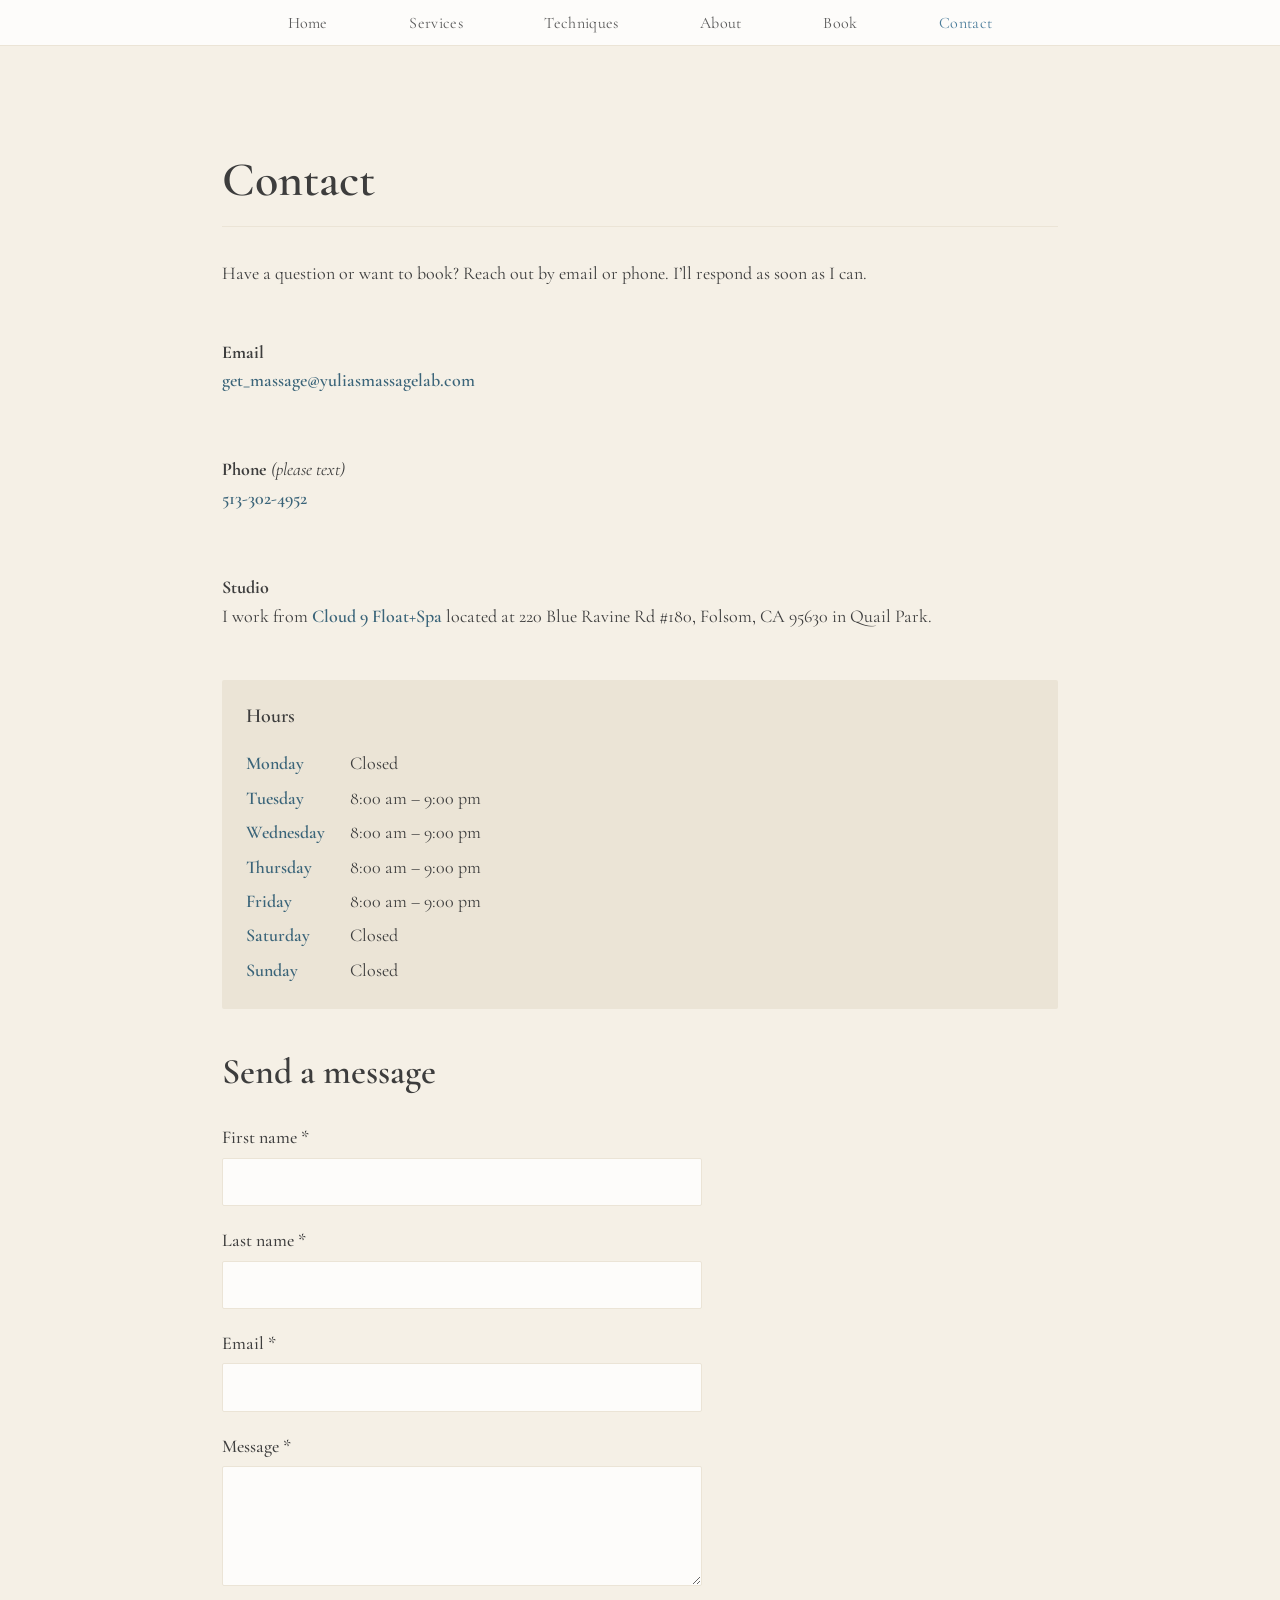
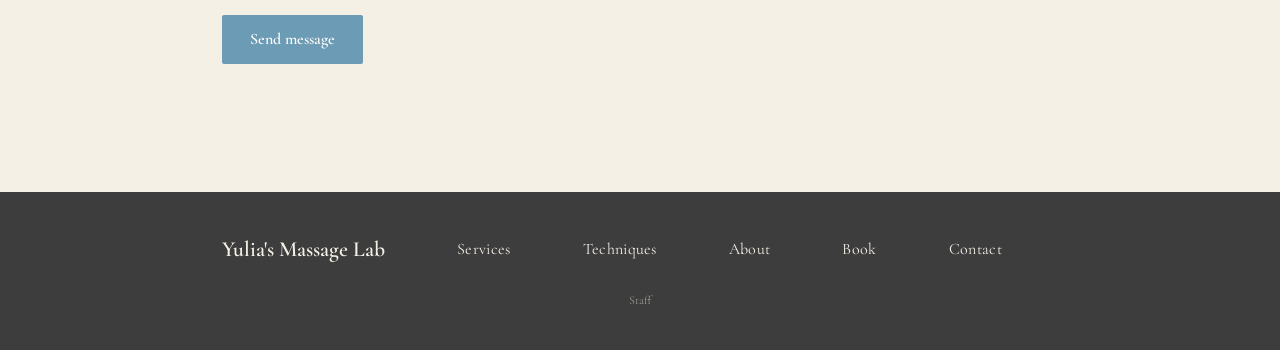
<file: contact.html>
<!DOCTYPE html>
<html lang="en">
<head>
  <meta charset="UTF-8">
  <meta name="viewport" content="width=device-width, initial-scale=1">
  <title>Contact — Yulia's Massage Lab</title>
  <meta name="description" content="Contact Yulia's Massage Lab in Folsom, CA. Book by text or email. Located at Cloud 9 Float+Spa, 220 Blue Ravine Rd, Quail Park.">
  <link rel="canonical" href="https://yuliasmassagelab.com/contact.html">
  <link rel="preconnect" href="https://fonts.googleapis.com">
  <link rel="preconnect" href="https://fonts.gstatic.com" crossorigin>
  <link href="https://fonts.googleapis.com/css2?family=Cormorant+Garamond:ital,wght@0,400;0,600;1,400&display=swap" rel="stylesheet">
  <link rel="stylesheet" href="css/style.css">
</head>
<body>
  <header class="site-header">
    <div class="wrap">
      <button type="button" class="nav-toggle" aria-label="Toggle menu" aria-expanded="false"></button>
      <nav class="nav">
        <ul>
          <li><a href="index.html">Home</a></li>
          <li><a href="services.html">Services</a></li>
          <li><a href="techniques.html">Techniques</a></li>
          <li><a href="bio.html">About</a></li>
          <li><a href="bookings.html">Book</a></li>
          <li><a href="contact.html" aria-current="page">Contact</a></li>
        </ul>
      </nav>
    </div>
  </header>

  <main>
    <section class="section">
      <div class="wrap">
        <div class="page-title">
          <h1>Contact</h1>
        </div>
        <p>Have a question or want to book? Reach out by email or phone. I’ll respond as soon as I can.</p>

        <div class="contact-details" style="margin: 2rem 0;">
          <p><strong>Email</strong><br><a href="mailto:get_massage@yuliasmassagelab.com">get_massage@yuliasmassagelab.com</a></p>
          <p><strong>Phone</strong> <em>(please text)</em><br><a href="tel:+15133024952">513-302-4952</a></p>
          <p><strong>Studio</strong><br>I work from <a href="https://www.google.com/maps/search/?api=1&query=220+Blue+Ravine+Rd+%23180,+Folsom,+CA+95630" target="_blank" rel="noopener noreferrer">Cloud 9 Float+Spa</a> located at 220 Blue Ravine Rd #180, Folsom, CA 95630 in Quail Park.</p>
        </div>

        <div class="hours">
          <h3 class="mt-0">Hours</h3>
          <div class="hours-list">
            <div class="hours-row"><span class="hours-day">Monday</span><span class="hours-time">Closed</span></div>
            <div class="hours-row"><span class="hours-day">Tuesday</span><span class="hours-time">8:00 am – 9:00 pm</span></div>
            <div class="hours-row"><span class="hours-day">Wednesday</span><span class="hours-time">8:00 am – 9:00 pm</span></div>
            <div class="hours-row"><span class="hours-day">Thursday</span><span class="hours-time">8:00 am – 9:00 pm</span></div>
            <div class="hours-row"><span class="hours-day">Friday</span><span class="hours-time">8:00 am – 9:00 pm</span></div>
            <div class="hours-row"><span class="hours-day">Saturday</span><span class="hours-time">Closed</span></div>
            <div class="hours-row"><span class="hours-day">Sunday</span><span class="hours-time">Closed</span></div>
          </div>
        </div>

        <h2 style="margin-top: 2.5rem;">Send a message</h2>
        <!-- Replace xnjgbqlk with your Formspree form ID (sign up at formspree.io, add get_massage@yuliasmassagelab.com) -->
        <form action="https://formspree.io/f/xnjgbqlk" method="post" id="contact-form">
          <div class="form-group">
            <label for="contact-first-name">First name *</label>
            <input type="text" id="contact-first-name" name="first_name" required>
          </div>
          <div class="form-group">
            <label for="contact-last-name">Last name *</label>
            <input type="text" id="contact-last-name" name="last_name" required>
          </div>
          <div class="form-group">
            <label for="contact-email">Email *</label>
            <input type="email" id="contact-email" name="email" required>
          </div>
          <div class="form-group">
            <label for="contact-message">Message *</label>
            <textarea id="contact-message" name="message" required></textarea>
          </div>
          <button type="submit">Send message</button>
        </form>
      </div>
    </section>
  </main>

  <footer class="site-footer">
    <div class="wrap">
      <span class="logo"><a href="index.html">Yulia's Massage Lab</a></span>
      <nav class="nav">
        <ul>
          <li><a href="services.html">Services</a></li>
          <li><a href="techniques.html">Techniques</a></li>
          <li><a href="bio.html">About</a></li>
          <li><a href="bookings.html">Book</a></li>
          <li><a href="contact.html">Contact</a></li>
        </ul>
      </nav>
      <p class="footer-staff"><a href="admin/login.html">Staff</a></p>
    </div>
  </footer>
  <div id="contact-confirm-modal" class="form-confirm-overlay" aria-hidden="true">
    <div class="form-confirm-box">
      <p id="contact-confirm-message">Received! We'll be in touch soon.</p>
      <button type="button" class="btn-close" id="contact-confirm-close">OK</button>
    </div>
  </div>
  <script src="js/main.js"></script>
  <script>
    (function() {
      var form = document.getElementById('contact-form');
      var modal = document.getElementById('contact-confirm-modal');
      var messageEl = document.getElementById('contact-confirm-message');
      var closeBtn = document.getElementById('contact-confirm-close');
      function showModal(msg) {
        messageEl.textContent = msg || 'Received! We\'ll be in touch soon.';
        modal.classList.add('is-open');
        modal.setAttribute('aria-hidden', 'false');
      }
      function closeModal() {
        modal.classList.remove('is-open');
        modal.setAttribute('aria-hidden', 'true');
      }
      closeBtn.addEventListener('click', closeModal);
      modal.addEventListener('click', function(e) {
        if (e.target === modal) closeModal();
      });
      form.addEventListener('submit', function(e) {
        e.preventDefault();
        var data = new FormData(form);
        fetch(form.action, {
          method: 'POST',
          body: data,
          headers: { 'Accept': 'application/json' },
          referrerPolicy: 'no-referrer'
        }).then(function(r) {
          if (r.ok) {
            form.reset();
            showModal('Received! We\'ll be in touch soon.');
          } else {
            showModal('Something went wrong. Please try again or email me directly.');
          }
        }).catch(function() {
          showModal('Something went wrong. Please try again or email me directly.');
        });
      });
    })();
  </script>
</body>
</html>
</file>
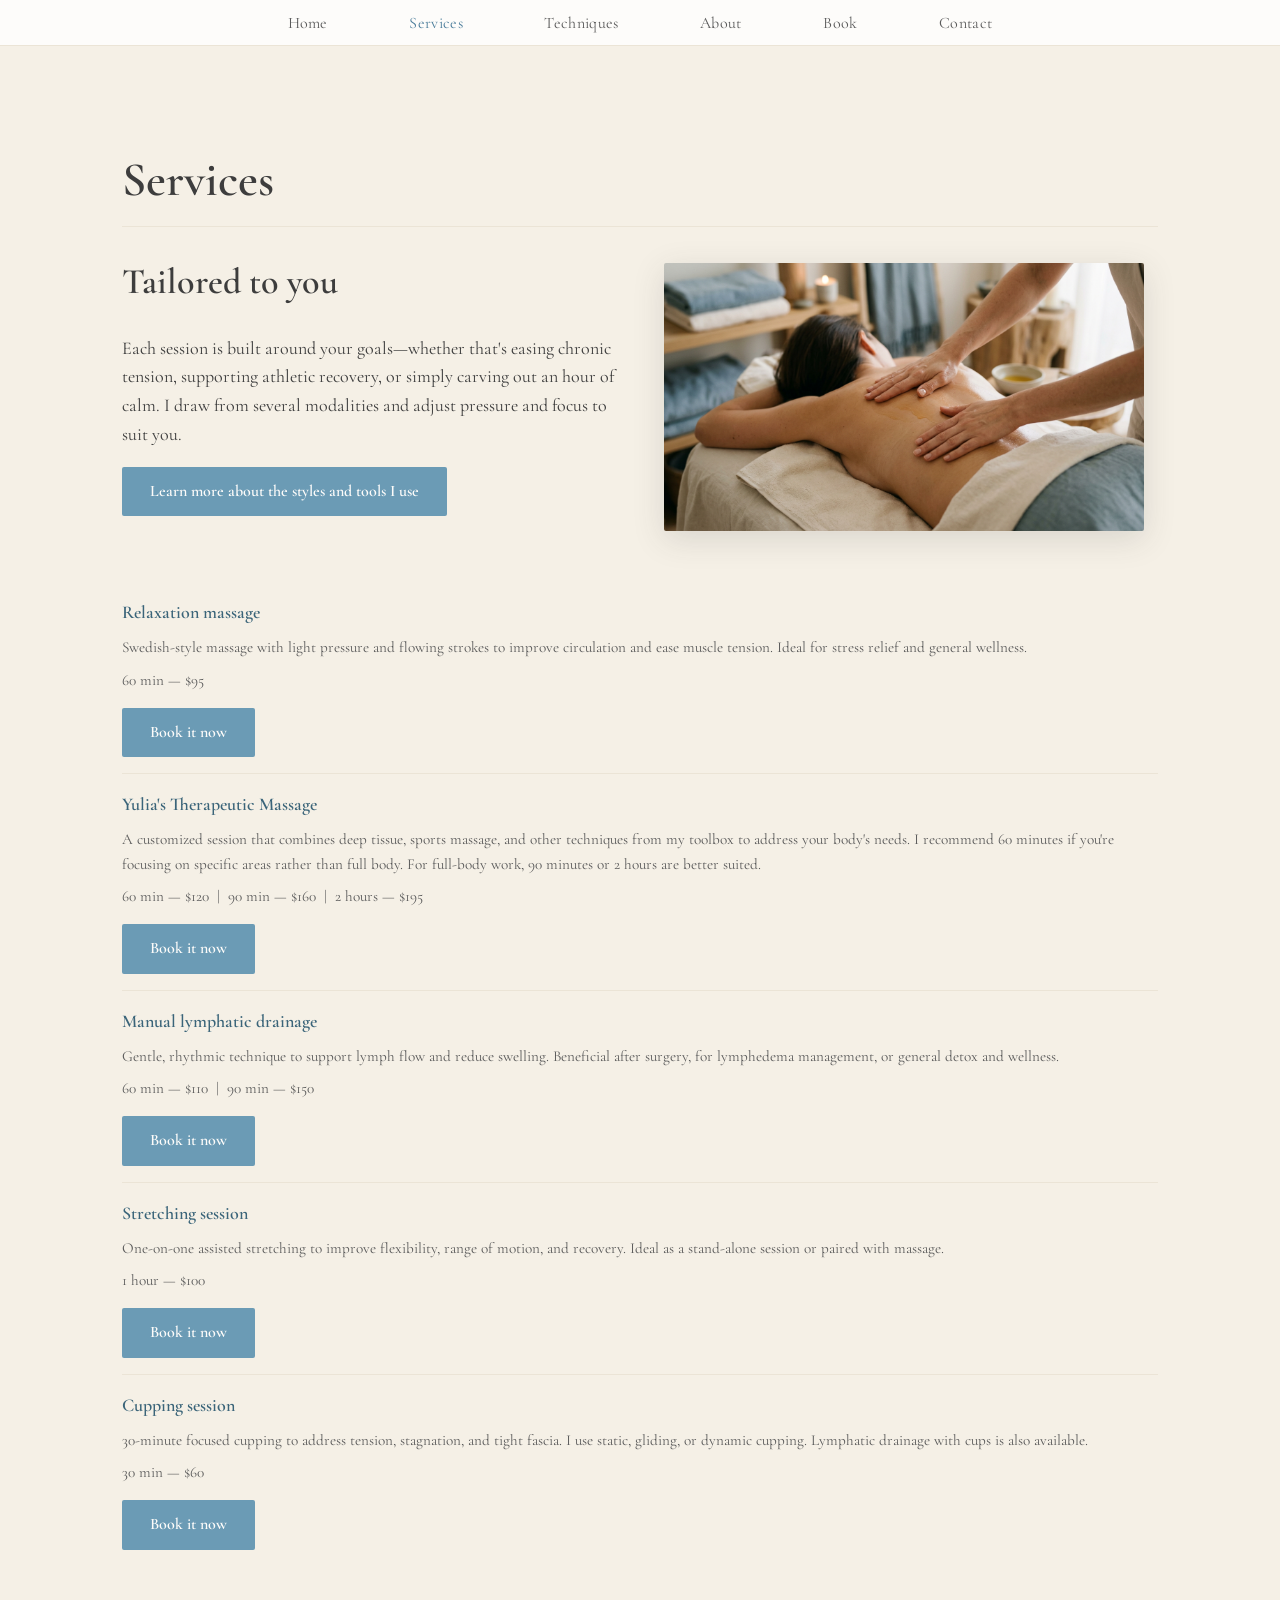
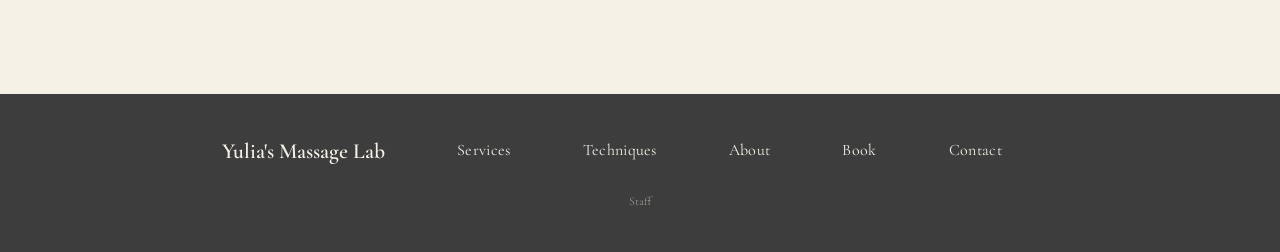
<file: services.html>
<!DOCTYPE html>
<html lang="en">
<head>
  <meta charset="UTF-8">
  <meta name="viewport" content="width=device-width, initial-scale=1">
  <title>Services — Yulia's Massage Lab</title>
  <meta name="description" content="Massage services in Folsom, CA: relaxation, therapeutic, lymphatic drainage, stretching, cupping. Session types and pricing.">
  <link rel="canonical" href="https://yuliasmassagelab.com/services.html">
  <link rel="preconnect" href="https://fonts.googleapis.com">
  <link rel="preconnect" href="https://fonts.gstatic.com" crossorigin>
  <link href="https://fonts.googleapis.com/css2?family=Cormorant+Garamond:ital,wght@0,400;0,600;1,400&display=swap" rel="stylesheet">
  <link rel="stylesheet" href="css/style.css">
</head>
<body>
  <header class="site-header">
    <div class="wrap">
      <button type="button" class="nav-toggle" aria-label="Toggle menu" aria-expanded="false"></button>
      <nav class="nav">
        <ul>
          <li><a href="index.html">Home</a></li>
          <li><a href="services.html" aria-current="page">Services</a></li>
          <li><a href="techniques.html">Techniques</a></li>
          <li><a href="bio.html">About</a></li>
          <li><a href="bookings.html">Book</a></li>
          <li><a href="contact.html">Contact</a></li>
        </ul>
      </nav>
    </div>
  </header>

  <main>
    <section class="section">
      <div class="wrap-wide">
        <div class="page-title">
          <h1>Services</h1>
        </div>
        <div class="bio-block" style="margin-bottom: 3rem;">
          <div>
            <h2>Tailored to you</h2>
            <p>Each session is built around your goals—whether that's easing chronic tension, supporting athletic recovery, or simply carving out an hour of calm. I draw from several modalities and adjust pressure and focus to suit you.</p>
            <p><a href="techniques.html" class="btn-primary" style="display: inline-block;">Learn more about the styles and tools I use</a></p>
          </div>
          <img src="assets/services-hands.jpg" alt="Hands applying massage in a calm spa setting" width="480" height="320">
        </div>

        <ul class="service-list">
          <li>
            <span class="name">Relaxation massage</span>
            <span class="desc">Swedish-style massage with light pressure and flowing strokes to improve circulation and ease muscle tension. Ideal for stress relief and general wellness.</span>
            <span class="desc">60 min — $95</span>
            <span class="service-book"><a href="bookings.html?service=relaxation-60">Book it now</a></span>
          </li>
          <li>
            <span class="name">Yulia's Therapeutic Massage</span>
            <span class="desc">A customized session that combines deep tissue, sports massage, and other techniques from my toolbox to address your body's needs. I recommend 60 minutes if you're focusing on specific areas rather than full body. For full-body work, 90 minutes or 2 hours are better suited.</span>
            <span class="desc">60 min — $120 &nbsp;|&nbsp; 90 min — $160 &nbsp;|&nbsp; 2 hours — $195</span>
            <span class="service-book"><a href="bookings.html?service=therapeutic-60">Book it now</a></span>
          </li>
          <li>
            <span class="name">Manual lymphatic drainage</span>
            <span class="desc">Gentle, rhythmic technique to support lymph flow and reduce swelling. Beneficial after surgery, for lymphedema management, or general detox and wellness.</span>
            <span class="desc">60 min — $110 &nbsp;|&nbsp; 90 min — $150</span>
            <span class="service-book"><a href="bookings.html?service=mld-60">Book it now</a></span>
          </li>
          <li>
            <span class="name">Stretching session</span>
            <span class="desc">One-on-one assisted stretching to improve flexibility, range of motion, and recovery. Ideal as a stand-alone session or paired with massage.</span>
            <span class="desc">1 hour — $100</span>
            <span class="service-book"><a href="bookings.html?service=stretching-60">Book it now</a></span>
          </li>
          <li>
            <span class="name">Cupping session</span>
            <span class="desc">30-minute focused cupping to address tension, stagnation, and tight fascia. I use static, gliding, or dynamic cupping. Lymphatic drainage with cups is also available.</span>
            <span class="desc">30 min — $60</span>
            <span class="service-book"><a href="bookings.html?service=cupping-30">Book it now</a></span>
          </li>
        </ul>
      </div>
    </section>
  </main>

  <footer class="site-footer">
    <div class="wrap">
      <span class="logo"><a href="index.html">Yulia's Massage Lab</a></span>
      <nav class="nav">
        <ul>
          <li><a href="services.html">Services</a></li>
          <li><a href="techniques.html">Techniques</a></li>
          <li><a href="bio.html">About</a></li>
          <li><a href="bookings.html">Book</a></li>
          <li><a href="contact.html">Contact</a></li>
        </ul>
      </nav>
      <p class="footer-staff"><a href="admin/login.html">Staff</a></p>
    </div>
  </footer>
  <script src="js/main.js"></script>
</body>
</html>
</file>
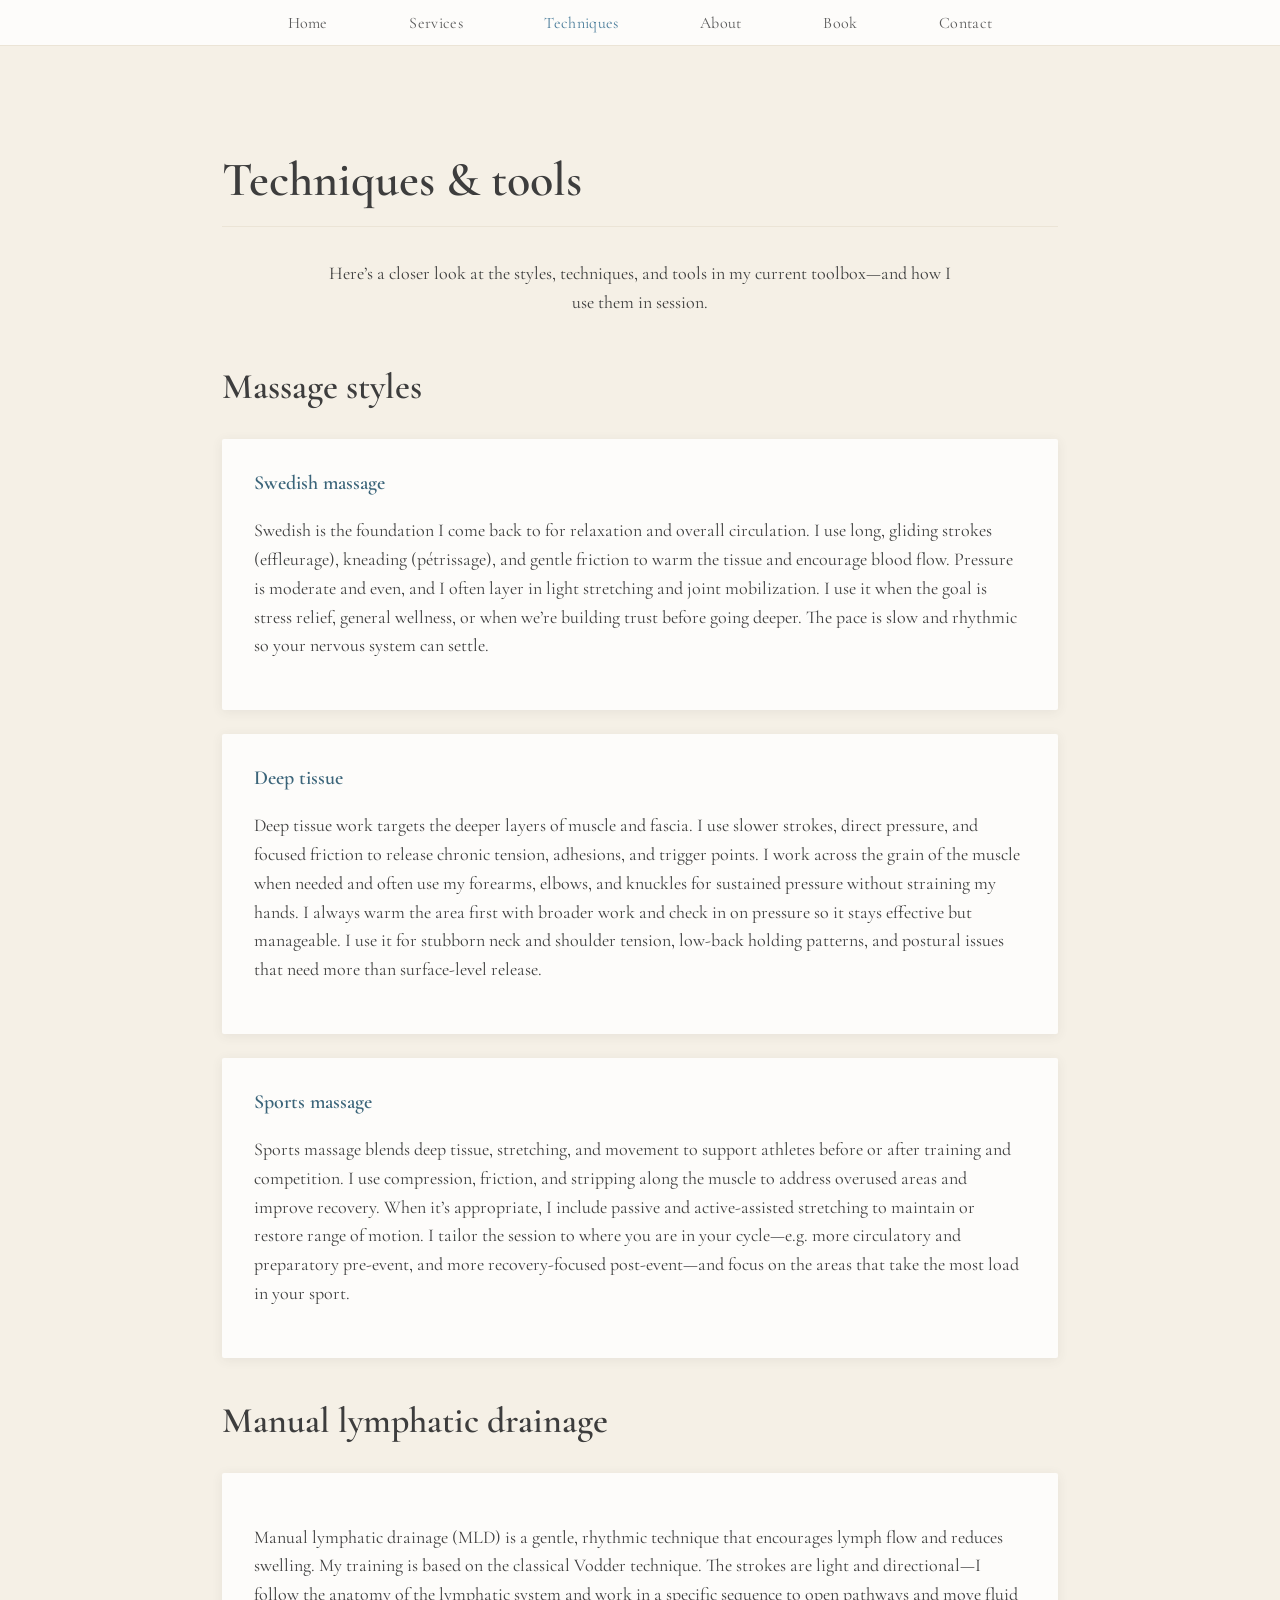
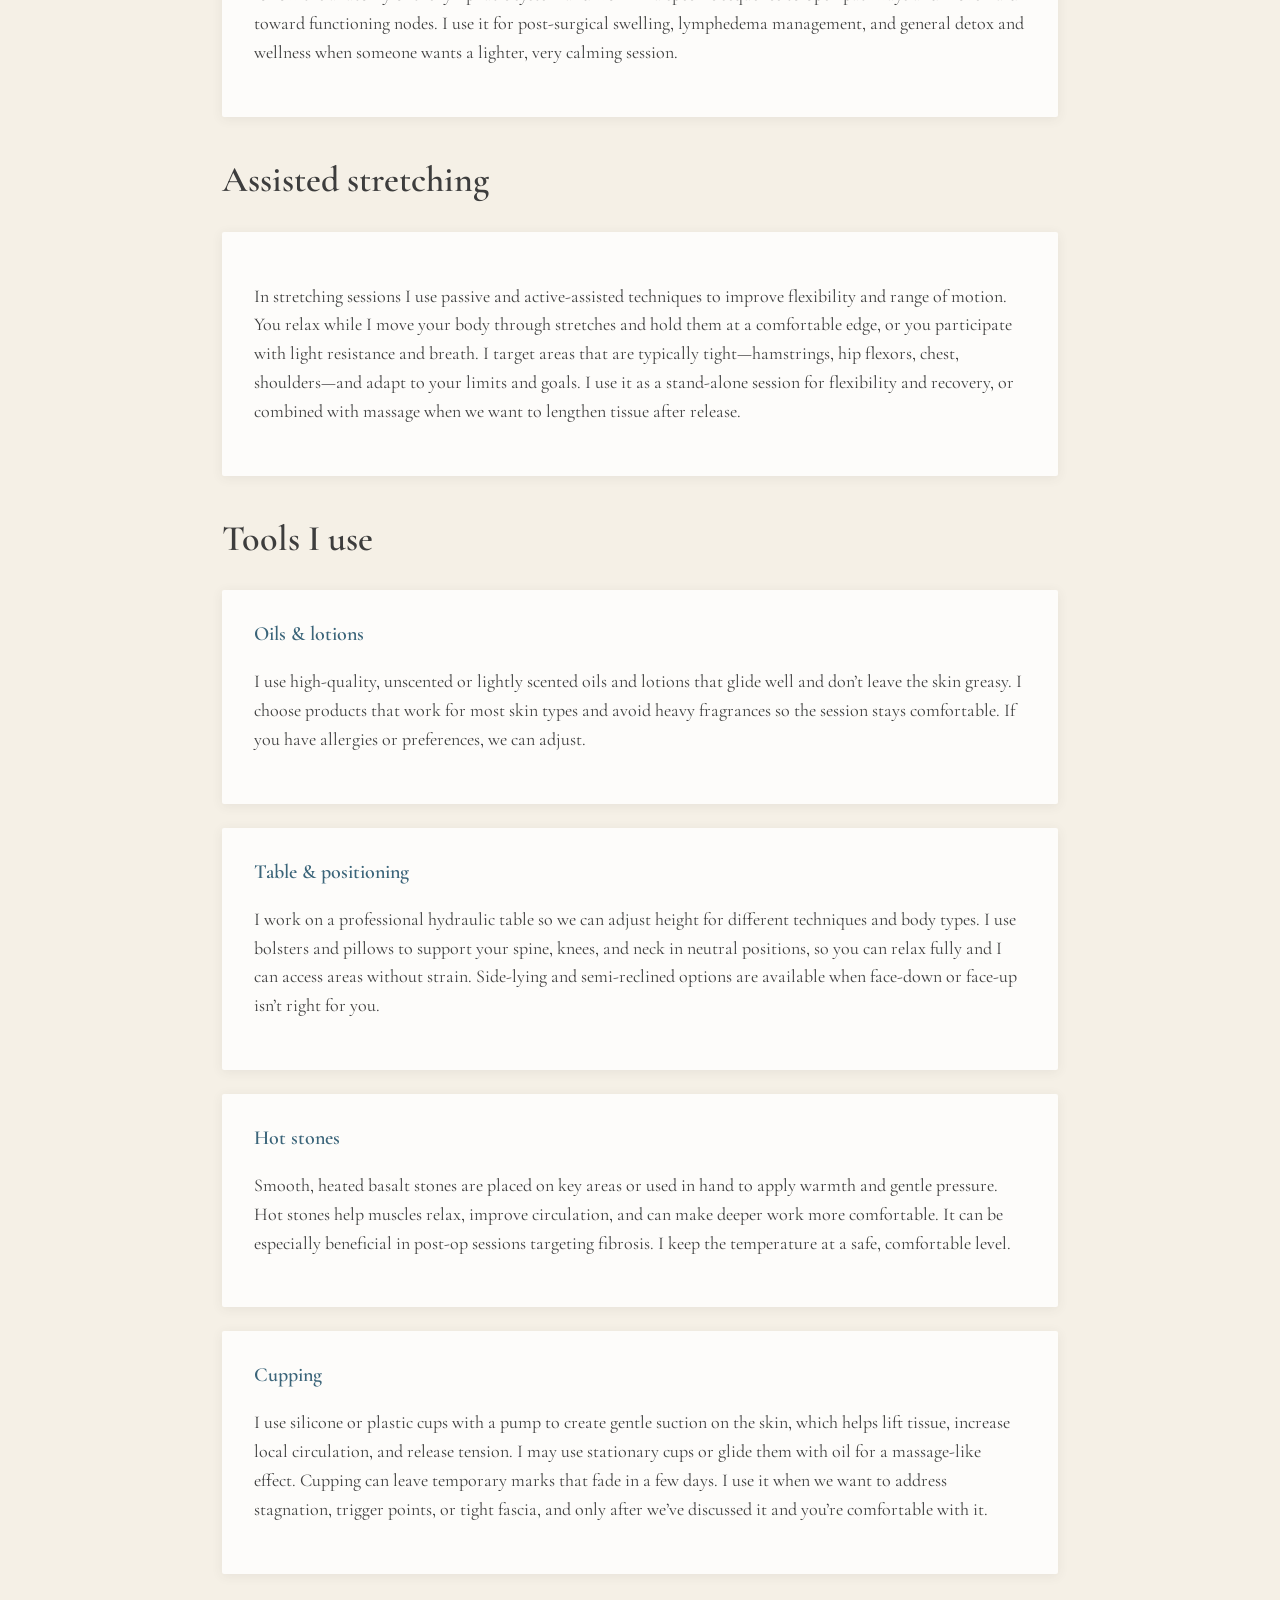
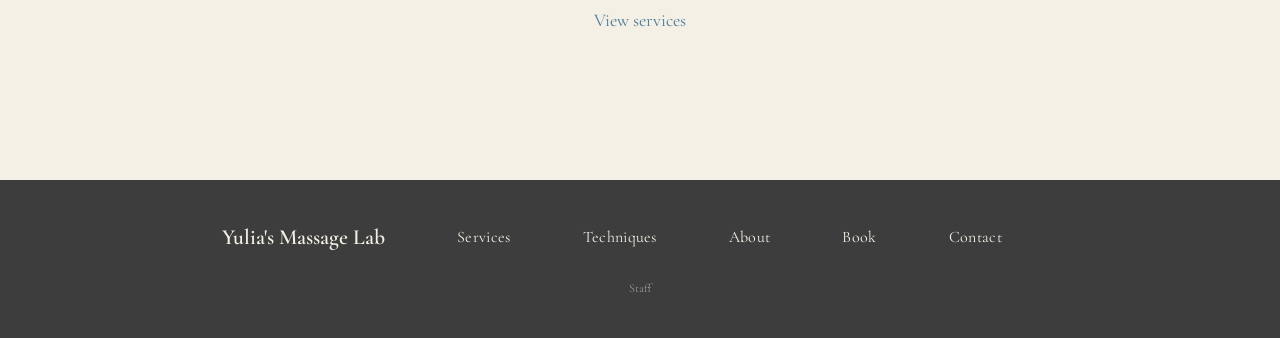
<file: techniques.html>
<!DOCTYPE html>
<html lang="en">
<head>
  <meta charset="UTF-8">
  <meta name="viewport" content="width=device-width, initial-scale=1">
  <title>Techniques &amp; Tools — Yulia's Massage Lab</title>
  <meta name="description" content="Styles, techniques, and tools I use: Swedish, deep tissue, sports massage, manual lymphatic drainage, stretching, and more.">
  <link rel="preconnect" href="https://fonts.googleapis.com">
  <link rel="preconnect" href="https://fonts.gstatic.com" crossorigin>
  <link href="https://fonts.googleapis.com/css2?family=Cormorant+Garamond:ital,wght@0,400;0,600;1,400&display=swap" rel="stylesheet">
  <link rel="stylesheet" href="css/style.css">
</head>
<body>
  <header class="site-header">
    <div class="wrap">
      <button type="button" class="nav-toggle" aria-label="Toggle menu" aria-expanded="false"></button>
      <nav class="nav">
        <ul>
          <li><a href="index.html">Home</a></li>
          <li><a href="services.html">Services</a></li>
          <li><a href="techniques.html" aria-current="page">Techniques</a></li>
          <li><a href="bio.html">About</a></li>
          <li><a href="bookings.html">Book</a></li>
          <li><a href="contact.html">Contact</a></li>
        </ul>
      </nav>
    </div>
  </header>

  <main>
    <section class="section">
      <div class="wrap">
        <div class="page-title">
          <h1>Techniques &amp; tools</h1>
        </div>
        <p class="text-center" style="max-width: 640px; margin: 0 auto 3rem;">Here’s a closer look at the styles, techniques, and tools in my current toolbox—and how I use them in session.</p>

        <h2>Massage styles</h2>

        <div class="card" style="margin-bottom: 1.5rem;">
          <h3>Swedish massage</h3>
          <p>Swedish is the foundation I come back to for relaxation and overall circulation. I use long, gliding strokes (effleurage), kneading (pétrissage), and gentle friction to warm the tissue and encourage blood flow. Pressure is moderate and even, and I often layer in light stretching and joint mobilization. I use it when the goal is stress relief, general wellness, or when we’re building trust before going deeper. The pace is slow and rhythmic so your nervous system can settle.</p>
        </div>

        <div class="card" style="margin-bottom: 1.5rem;">
          <h3>Deep tissue</h3>
          <p>Deep tissue work targets the deeper layers of muscle and fascia. I use slower strokes, direct pressure, and focused friction to release chronic tension, adhesions, and trigger points. I work across the grain of the muscle when needed and often use my forearms, elbows, and knuckles for sustained pressure without straining my hands. I always warm the area first with broader work and check in on pressure so it stays effective but manageable. I use it for stubborn neck and shoulder tension, low-back holding patterns, and postural issues that need more than surface-level release.</p>
        </div>

        <div class="card" style="margin-bottom: 2.5rem;">
          <h3>Sports massage</h3>
          <p>Sports massage blends deep tissue, stretching, and movement to support athletes before or after training and competition. I use compression, friction, and stripping along the muscle to address overused areas and improve recovery. When it’s appropriate, I include passive and active-assisted stretching to maintain or restore range of motion. I tailor the session to where you are in your cycle—e.g. more circulatory and preparatory pre-event, and more recovery-focused post-event—and focus on the areas that take the most load in your sport.</p>
        </div>

        <h2>Manual lymphatic drainage</h2>
        <div class="card" style="margin-bottom: 2.5rem;">
          <p>Manual lymphatic drainage (MLD) is a gentle, rhythmic technique that encourages lymph flow and reduces swelling. My training is based on the classical Vodder technique. The strokes are light and directional—I follow the anatomy of the lymphatic system and work in a specific sequence to open pathways and move fluid toward functioning nodes. I use it for post-surgical swelling, lymphedema management, and general detox and wellness when someone wants a lighter, very calming session.</p>
        </div>

        <h2>Assisted stretching</h2>
        <div class="card" style="margin-bottom: 2.5rem;">
          <p>In stretching sessions I use passive and active-assisted techniques to improve flexibility and range of motion. You relax while I move your body through stretches and hold them at a comfortable edge, or you participate with light resistance and breath. I target areas that are typically tight—hamstrings, hip flexors, chest, shoulders—and adapt to your limits and goals. I use it as a stand-alone session for flexibility and recovery, or combined with massage when we want to lengthen tissue after release.</p>
        </div>

        <h2>Tools I use</h2>

        <div class="card" style="margin-bottom: 1.5rem;">
          <h3>Oils &amp; lotions</h3>
          <p>I use high-quality, unscented or lightly scented oils and lotions that glide well and don’t leave the skin greasy. I choose products that work for most skin types and avoid heavy fragrances so the session stays comfortable. If you have allergies or preferences, we can adjust.</p>
        </div>

        <div class="card" style="margin-bottom: 1.5rem;">
          <h3>Table &amp; positioning</h3>
          <p>I work on a professional hydraulic table so we can adjust height for different techniques and body types. I use bolsters and pillows to support your spine, knees, and neck in neutral positions, so you can relax fully and I can access areas without strain. Side-lying and semi-reclined options are available when face-down or face-up isn’t right for you.</p>
        </div>

        <div class="card" style="margin-bottom: 1.5rem;">
          <h3>Hot stones</h3>
          <p>Smooth, heated basalt stones are placed on key areas or used in hand to apply warmth and gentle pressure. Hot stones help muscles relax, improve circulation, and can make deeper work more comfortable. It can be especially beneficial in post-op sessions targeting fibrosis. I keep the temperature at a safe, comfortable level.</p>
        </div>

        <div class="card" style="margin-bottom: 2rem;">
          <h3>Cupping</h3>
          <p>I use silicone or plastic cups with a pump to create gentle suction on the skin, which helps lift tissue, increase local circulation, and release tension. I may use stationary cups or glide them with oil for a massage-like effect. Cupping can leave temporary marks that fade in a few days. I use it when we want to address stagnation, trigger points, or tight fascia, and only after we’ve discussed it and you’re comfortable with it.</p>
        </div>

        <p class="text-center"><a href="services.html">View services</a></p>
      </div>
    </section>
  </main>

  <footer class="site-footer">
    <div class="wrap">
      <span class="logo"><a href="index.html">Yulia's Massage Lab</a></span>
      <nav class="nav">
        <ul>
          <li><a href="services.html">Services</a></li>
          <li><a href="techniques.html">Techniques</a></li>
          <li><a href="bio.html">About</a></li>
          <li><a href="bookings.html">Book</a></li>
          <li><a href="contact.html">Contact</a></li>
        </ul>
      </nav>
      <p class="footer-staff"><a href="admin/login.html">Staff</a></p>
    </div>
  </footer>
  <script src="js/main.js"></script>
</body>
</html>
</file>
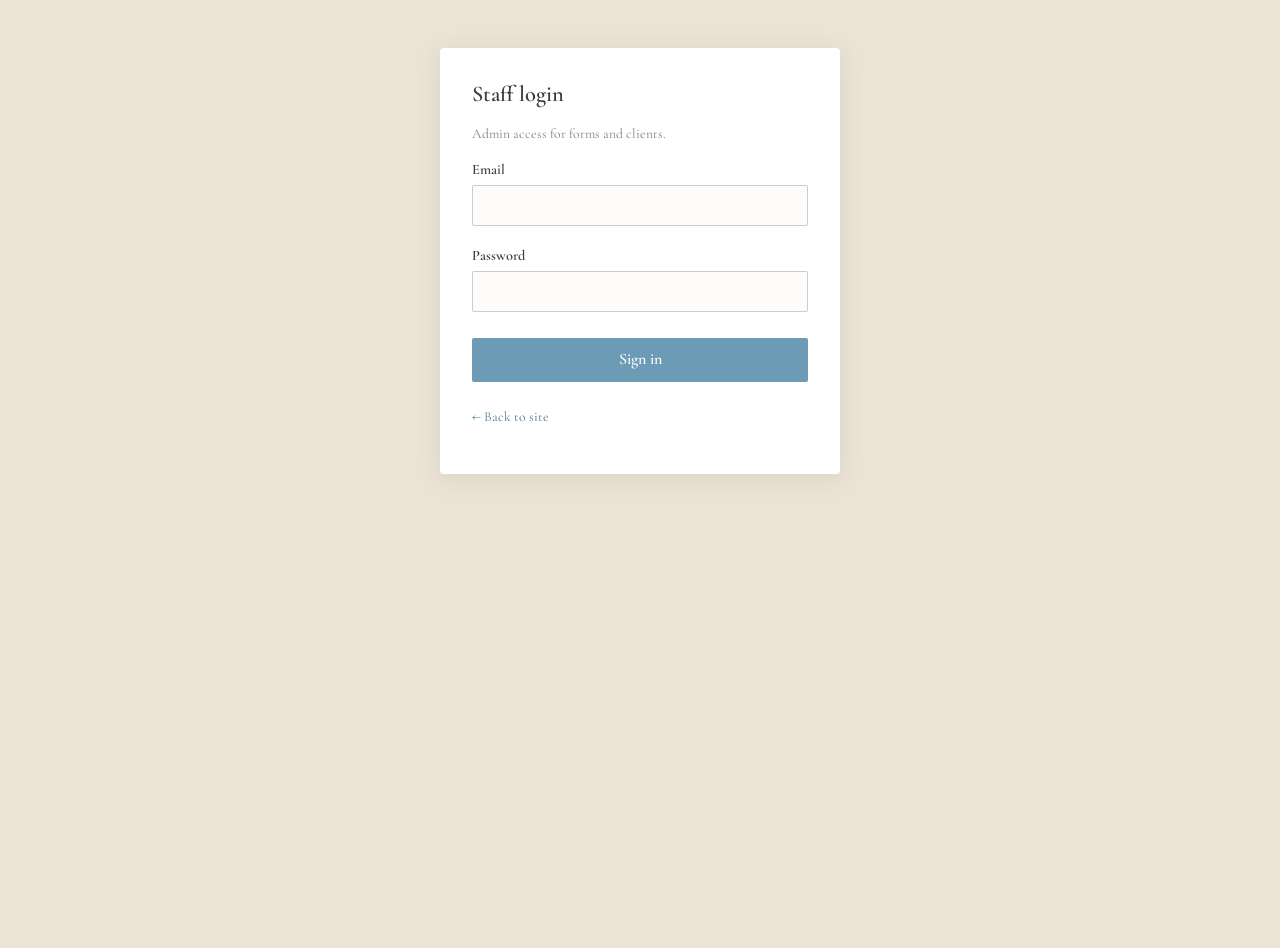
<file: admin/login.html>
<!DOCTYPE html>
<html lang="en">
<head>
  <meta charset="UTF-8">
  <meta name="viewport" content="width=device-width, initial-scale=1">
  <title>Staff login — Yulia's Massage Lab</title>
  <link rel="preconnect" href="https://fonts.googleapis.com">
  <link rel="preconnect" href="https://fonts.gstatic.com" crossorigin>
  <link href="https://fonts.googleapis.com/css2?family=Cormorant+Garamond:ital,wght@0,400;0,600;1,400&display=swap" rel="stylesheet">
  <link rel="stylesheet" href="../css/style.css">
  <link rel="stylesheet" href="../css/admin.css">
</head>
<body class="admin-body">
  <div class="admin-login-box">
    <h1>Staff login</h1>
    <p class="admin-muted">Admin access for forms and clients.</p>
    <div id="msg"></div>
    <form id="login-form" class="admin-form-grid" style="max-width: none;">
      <label>Email
        <input type="email" id="email" name="email" autocomplete="username" required>
      </label>
      <label>Password
        <input type="password" id="password" name="password" autocomplete="current-password" required>
      </label>
      <button type="submit" class="admin-btn admin-btn-primary" style="margin-top: 0.5rem; padding: 0.6rem;">Sign in</button>
    </form>
    <p class="admin-muted" style="margin-top: 1.5rem;"><a href="../index.html">← Back to site</a></p>
  </div>
  <script src="../js/yml-api.js"></script>
  <script>
    (function() {
      var API_ROOT = '';
      if (location.protocol === 'file:') {
        API_ROOT = 'http://localhost:8080';
        var el = document.getElementById('msg');
        el.innerHTML = '<div class="admin-msg admin-msg--err">Open this page in the browser at <strong>http://localhost:8080/admin/login.html</strong> (run <code>php -S localhost:8080 router.php</code> in the project folder). The file:// URL cannot reach the API.</div>';
      }

      function apiPath(p) {
        return API_ROOT + (typeof ymlApiUrl === 'function' ? ymlApiUrl(p) : p);
      }

      function parseJsonResponse(r) {
        var ct = (r.headers.get('content-type') || '').toLowerCase();
        if (ct.indexOf('application/json') === -1) {
          return r.text().then(function(t) {
            var hint = t ? t.replace(/<[^>]+>/g, ' ').replace(/\s+/g, ' ').trim().slice(0, 300) : '';
            throw new Error(hint || (r.status + ' ' + r.statusText + ' (not JSON — check PHP error_log)'));
          });
        }
        return r.json();
      }

      if (API_ROOT === '') {
        fetch(apiPath('/api/auth/me'), { credentials: 'include' })
          .then(function(r) {
            if (!r.ok) return;
            return parseJsonResponse(r).then(function() {
              window.location.href = 'index.html';
            });
          })
          .catch(function() {});
      }

      var form = document.getElementById('login-form');
      var msg = document.getElementById('msg');
      form.addEventListener('submit', function(e) {
        e.preventDefault();
        if (location.protocol === 'file:') return;
        msg.innerHTML = '';
        var url = apiPath('/api/auth/login');
        fetch(url, {
          method: 'POST',
          credentials: 'include',
          headers: { 'Content-Type': 'application/json' },
          body: JSON.stringify({
            email: document.getElementById('email').value,
            password: document.getElementById('password').value
          })
        })
          .then(function(r) {
            return parseJsonResponse(r).then(function(j) {
              return { ok: r.ok, j: j };
            });
          })
          .then(function(x) {
            if (x.ok) {
              window.location.href = 'index.html';
            } else {
              msg.innerHTML = '<div class="admin-msg admin-msg--err">' + escapeHtml(x.j.error || 'Login failed') + '</div>';
            }
          })
          .catch(function(err) {
            msg.innerHTML = '<div class="admin-msg admin-msg--err">' + escapeHtml(err.message || 'Request failed — is PHP running? Try: php -S localhost:8080 router.php') + '</div>';
          });
      });

      function escapeHtml(t) {
        var d = document.createElement('div');
        d.textContent = t;
        return d.innerHTML;
      }
    })();
  </script>
</body>
</html>
</file>
<file: css/style.css>
/* Yulia's Massage Lab — Airforce blue, warm eggshell, soft charcoal */
:root {
  --airforce: #4a7c9a;
  --airforce-dark: #3a6479;
  --airforce-light: #6b9bb5;
  --eggshell: #f5f0e6;
  --eggshell-warm: #ebe4d6;
  --charcoal: #3d3d3d;
  --charcoal-soft: #5a5a5a;
  --white: #fdfcfa;
  --shadow: rgba(61, 61, 61, 0.08);
  --shadow-strong: rgba(61, 61, 61, 0.15);
}

*,
*::before,
*::after {
  box-sizing: border-box;
}

html {
  scroll-behavior: smooth;
}

body {
  margin: 0;
  font-family: "Cormorant Garamond", "Georgia", serif;
  font-size: 18px;
  line-height: 1.6;
  color: var(--charcoal);
  background: var(--eggshell);
  -webkit-font-smoothing: antialiased;
}

h1, h2, h3 {
  font-family: "Cormorant Garamond", "Georgia", serif;
  font-weight: 600;
  line-height: 1.25;
  color: var(--charcoal);
}

h1 { font-size: clamp(2rem, 5vw, 3rem); }
h2 { font-size: clamp(1.5rem, 3.5vw, 2.25rem); margin-top: 0; }
h3 { font-size: 1.25rem; }

a {
  color: var(--airforce);
  text-decoration: none;
  transition: color 0.2s ease;
}

a:hover {
  color: var(--airforce-dark);
}

img {
  max-width: 100%;
  height: auto;
  display: block;
}

/* Layout */
.site-header {
  background: var(--white);
  border-bottom: 1px solid var(--eggshell-warm);
  padding: 0.5rem 0;
  position: sticky;
  top: 0;
  z-index: 100;
}

.site-header .wrap {
  max-width: 900px;
  margin: 0 auto;
  padding: 0 2rem;
  display: flex;
  align-items: center;
  justify-content: space-between;
  flex-wrap: wrap;
  gap: 1rem;
  width: 100%;
}

.logo {
  font-size: 1.35rem;
  font-weight: 600;
  color: var(--charcoal);
}

.logo a {
  color: inherit;
  display: inline-flex;
  align-items: center;
}

.logo a:hover { color: var(--airforce); }

.logo img {
  display: block;
  height: 140px;
  width: auto;
  /* Blend light/white logo background into header */
  mix-blend-mode: multiply;
}

.nav {
  flex: 1;
  min-width: 0;
}

.nav ul {
  list-style: none;
  margin: 0;
  padding: 0;
  display: flex;
  justify-content: space-evenly;
  gap: 1rem;
  flex-wrap: wrap;
}

.nav a {
  color: var(--charcoal-soft);
  font-size: 1rem;
  letter-spacing: 0.02em;
}

.nav a:hover,
.nav a[aria-current="page"] {
  color: var(--airforce);
}

/* Mobile menu */
.nav-toggle {
  display: none;
  background: none;
  border: none;
  padding: 0.5rem;
  cursor: pointer;
  color: var(--charcoal);
  font-size: 1.5rem;
}

@media (max-width: 700px) {
  .nav-toggle { display: block; }
  .nav ul {
    display: none;
    position: absolute;
    top: 100%;
    left: 0;
    right: 0;
    background: var(--white);
    border-bottom: 1px solid var(--eggshell-warm);
    padding: 1rem 2rem;
    flex-direction: column;
  }
  .nav.is-open ul { display: flex; }
}

/* Main content */
main {
  min-height: 60vh;
}

.wrap {
  max-width: 900px;
  margin: 0 auto;
  padding: 0 2rem;
}

.wrap-wide {
  max-width: 1100px;
  margin: 0 auto;
  padding: 0 2rem;
}

/* Hero */
.hero {
  background: linear-gradient(135deg, var(--airforce) 0%, var(--airforce-dark) 100%);
  color: var(--white);
  padding: 4rem 2rem 5rem;
  text-align: center;
}

.hero h1 {
  color: inherit;
  margin: 0 0 0.5rem;
  font-size: clamp(2rem, 6vw, 3.25rem);
}

.hero .tagline {
  font-size: 1.15rem;
  opacity: 0.95;
  max-width: 520px;
  margin: 0 auto 2rem;
}


/* Hero with image */
.hero-image {
  position: relative;
  min-height: 380px;
  display: flex;
  align-items: center;
  justify-content: center;
  background: var(--charcoal) center/cover no-repeat;
  color: var(--white);
}

.hero-image::after {
  content: "";
  position: absolute;
  inset: 0;
  background: linear-gradient(to bottom, rgba(61,61,61,0.4) 0%, rgba(61,61,61,0.7) 100%);
}

.hero-image .wrap {
  position: relative;
  z-index: 1;
  text-align: center;
}

.hero-image h1 { color: inherit; }

.hero-logo-wrap {
  background: rgba(253, 252, 250, 0.96);
  padding: 1.25rem 1.75rem;
  border-radius: 4px;
  display: inline-block;
  margin-bottom: 0.75rem;
}

.hero-logo {
  display: block;
  height: 72px;
  width: auto;
}

.hero-image .hero-credentials {
  color: inherit;
  font-size: 0.95rem;
  opacity: 0.95;
  margin: 0.25rem 0 0;
  letter-spacing: 0.02em;
}

/* Sections */
.section {
  padding: 4rem 0;
}

.section--alt {
  background: var(--white);
}

.section--dark {
  background: var(--charcoal);
  color: var(--eggshell);
}

.section--dark h2 { color: var(--eggshell); }
.section--dark p { color: var(--eggshell-warm); }

/* Cards / grid */
.card-grid {
  display: grid;
  grid-template-columns: repeat(auto-fill, minmax(260px, 1fr));
  gap: 2rem;
}

.card {
  background: var(--white);
  padding: 2rem;
  border-radius: 2px;
  box-shadow: 0 2px 12px var(--shadow);
  transition: box-shadow 0.2s ease, transform 0.2s ease;
}

.card:hover {
  box-shadow: 0 8px 28px var(--shadow-strong);
  transform: translateY(-2px);
}

.card h3 {
  margin-top: 0;
  color: var(--airforce-dark);
}

/* Services list */
.service-list {
  list-style: none;
  padding: 0;
  margin: 0;
}

.service-list li {
  padding: 1rem 0;
  border-bottom: 1px solid var(--eggshell-warm);
  display: grid;
  gap: 0.5rem;
}

.service-list li:last-child { border-bottom: none; }

.service-list .name {
  font-weight: 600;
  color: var(--airforce-dark);
}

.service-list .desc {
  color: var(--charcoal-soft);
  font-size: 0.95rem;
}

.service-list .service-book {
  margin-top: 0.5rem;
}

.service-list .service-book a {
  background: var(--airforce-light);
  color: #fff;
  border: none;
}

.service-list .service-book a:hover {
  background: var(--airforce);
  color: #fff;
}


/* Bio */
.bio-block {
  display: grid;
  grid-template-columns: 1fr 1fr;
  gap: 3rem;
  align-items: center;
}

.bio-block img {
  border-radius: 2px;
  box-shadow: 0 8px 32px var(--shadow-strong);
}

@media (max-width: 700px) {
  .bio-block { grid-template-columns: 1fr; }
  .bio-block img { order: -1; max-height: 280px; object-fit: cover; }
}

/* Forms */
form {
  max-width: 480px;
}

.form-group {
  margin-bottom: 1.25rem;
}

form label {
  display: block;
  font-weight: 500;
  margin-bottom: 0.35rem;
  color: var(--charcoal);
}

form input,
form select,
form textarea {
  width: 100%;
  padding: 0.65rem 0.9rem;
  font: inherit;
  font-size: 1rem;
  border: 1px solid var(--eggshell-warm);
  border-radius: 2px;
  background: var(--white);
  color: var(--charcoal);
}

form input:focus,
form select:focus,
form textarea:focus {
  outline: none;
  border-color: var(--airforce);
  box-shadow: 0 0 0 3px rgba(74, 124, 154, 0.15);
}

form textarea {
  min-height: 120px;
  resize: vertical;
}

/* All buttons: same look as "Learn more about the styles and tools I use" */
.hero-cta,
.service-list .service-book a,
button[type="submit"],
.btn-primary {
  display: inline-block;
  background: var(--airforce-light);
  color: var(--white);
  border: none;
  padding: 0.75rem 1.75rem;
  font: inherit;
  font-size: 1rem;
  font-weight: 600;
  border-radius: 2px;
  cursor: pointer;
  transition: background 0.2s ease, transform 0.2s ease;
  text-align: center;
}

.hero-cta:hover,
.service-list .service-book a:hover,
button[type="submit"]:hover,
.btn-primary:hover {
  background: var(--airforce);
  color: var(--white);
  transform: translateY(-1px);
}

/* Credentials list */
.credentials-list {
  list-style: none;
  padding: 0;
  margin: 0;
  max-width: 560px;
  margin-left: auto;
  margin-right: auto;
}

.credentials-list li {
  padding: 0.75rem 0;
  border-bottom: 1px solid var(--eggshell-warm);
  display: flex;
  flex-wrap: wrap;
  align-items: baseline;
  justify-content: space-between;
  gap: 0.5rem;
}

.credentials-list li:last-child {
  border-bottom: none;
}

.credentials-name {
  font-weight: 500;
  color: var(--charcoal);
}

.credentials-list a {
  font-size: 0.95rem;
  white-space: nowrap;
}

/* Contact info */
.contact-details {
  display: grid;
  gap: 1.5rem;
}

.contact-details a {
  color: var(--airforce-dark);
  font-weight: 600;
}

.contact-details a:hover {
  color: var(--airforce);
}

.contact-thanks {
  background: var(--airforce-light);
  color: var(--charcoal);
  padding: 1rem 1.25rem;
  border-radius: 2px;
  margin-bottom: 1.5rem;
  font-weight: 500;
}

/* Form confirmation modal */
.form-confirm-overlay {
  display: none;
  position: fixed;
  inset: 0;
  background: rgba(61, 61, 61, 0.5);
  z-index: 1000;
  align-items: center;
  justify-content: center;
  padding: 1rem;
}

.form-confirm-overlay.is-open {
  display: flex;
}

.form-confirm-box {
  background: var(--white);
  padding: 2rem;
  border-radius: 4px;
  max-width: 360px;
  text-align: center;
  box-shadow: 0 8px 32px rgba(61, 61, 61, 0.2);
}

.form-confirm-box p {
  margin: 0 0 1.25rem;
  font-size: 1.1rem;
  color: var(--charcoal);
}

.form-confirm-box .btn-close {
  background: var(--airforce);
  color: var(--white);
  border: none;
  padding: 0.6rem 1.5rem;
  font: inherit;
  font-size: 1rem;
  font-weight: 600;
  border-radius: 2px;
  cursor: pointer;
}

.form-confirm-box .btn-close:hover {
  background: var(--airforce-dark);
}

.hours {
  background: var(--eggshell-warm);
  padding: 1.5rem;
  border-radius: 2px;
  margin-top: 1rem;
}

.hours-list {
  margin: 0;
}

.hours-row {
  margin-bottom: 0.35rem;
}

.hours-row:last-child {
  margin-bottom: 0;
}

.hours-day {
  display: inline-block;
  min-width: 6.5rem;
  font-weight: 600;
  color: var(--airforce-dark);
}

.hours-time {
  display: inline-block;
}

/* Footer */
.site-footer {
  background: var(--charcoal);
  color: var(--eggshell-warm);
  padding: 2.5rem 2rem;
  margin-top: 4rem;
  font-size: 0.9rem;
}

.site-footer .wrap {
  display: flex;
  flex-wrap: wrap;
  justify-content: space-between;
  align-items: center;
  gap: 1rem;
}

.site-footer a {
  color: var(--eggshell);
}

.site-footer a:hover {
  color: var(--white);
}

.footer-staff {
  width: 100%;
  text-align: center;
  margin: 0.5rem 0 0;
  font-size: 0.75rem;
  opacity: 0.55;
}

.footer-staff a {
  color: inherit;
}

/* Page title */
.page-title {
  padding: 2.5rem 0 1rem;
  border-bottom: 1px solid var(--eggshell-warm);
  margin-bottom: 2rem;
}

.page-title h1 { margin: 0; }

/* Booking options */
.booking-options {
  display: grid;
  gap: 2rem;
  margin-bottom: 3rem;
}

.booking-options .card {
  padding: 2rem;
}

.booking-options .card h3 { margin-top: 0; }

/* Utility */
.text-center { text-align: center; }
.mt-0 { margin-top: 0; }
</file>
<file: css/admin.css>
/* Admin & client forms app chrome */
.admin-body {
  min-height: 100vh;
  background: var(--eggshell-warm, #f5f2eb);
}

.admin-wrap {
  max-width: 960px;
  margin: 0 auto;
  padding: 1.5rem;
}

.admin-topbar {
  display: flex;
  align-items: center;
  justify-content: space-between;
  gap: 1rem;
  flex-wrap: wrap;
  margin-bottom: 1.5rem;
  padding-bottom: 1rem;
  border-bottom: 1px solid rgba(61, 61, 61, 0.15);
}

.admin-topbar h1 {
  font-size: 1.35rem;
  margin: 0;
}

.admin-badge {
  display: inline-block;
  min-width: 1.25rem;
  padding: 0.15rem 0.45rem;
  font-size: 0.75rem;
  font-weight: 700;
  background: #c45c4a;
  color: #fff;
  border-radius: 999px;
  margin-left: 0.35rem;
  vertical-align: middle;
}

.admin-nav {
  display: flex;
  gap: 0.5rem;
  flex-wrap: wrap;
}

.admin-nav button {
  font: inherit;
  padding: 0.45rem 0.85rem;
  border: 1px solid rgba(61, 61, 61, 0.25);
  background: #fff;
  border-radius: 2px;
  cursor: pointer;
}

.admin-nav button.is-active {
  background: var(--airforce, #4a6fa5);
  color: #fff;
  border-color: var(--airforce, #4a6fa5);
}

.admin-panel {
  display: none;
  background: #fff;
  padding: 1.25rem 1.5rem;
  border-radius: 4px;
  box-shadow: 0 2px 12px rgba(61, 61, 61, 0.08);
}

.admin-panel.is-visible {
  display: block;
}

.admin-panel h2 {
  margin-top: 0;
  font-size: 1.15rem;
}

.admin-form-grid {
  display: grid;
  gap: 0.75rem;
  max-width: 520px;
}

.admin-form-grid label {
  display: flex;
  flex-direction: column;
  gap: 0.25rem;
  font-size: 0.9rem;
  font-weight: 600;
}

.admin-form-grid input,
.admin-form-grid textarea {
  font: inherit;
  padding: 0.5rem 0.65rem;
  border: 1px solid rgba(61, 61, 61, 0.25);
  border-radius: 2px;
}

.admin-form-grid textarea {
  min-height: 220px;
  font-family: ui-monospace, monospace;
  font-size: 0.85rem;
}

.admin-table-wrap {
  overflow-x: auto;
}

.admin-table {
  width: 100%;
  border-collapse: collapse;
  font-size: 0.9rem;
}

.admin-table th,
.admin-table td {
  text-align: left;
  padding: 0.5rem 0.65rem;
  border-bottom: 1px solid rgba(61, 61, 61, 0.12);
  vertical-align: top;
}

.admin-table th {
  font-weight: 600;
  background: var(--eggshell-warm, #f5f2eb);
}

.admin-actions {
  display: flex;
  flex-wrap: wrap;
  gap: 0.4rem;
}

.admin-actions button,
.admin-btn {
  font: inherit;
  font-size: 0.85rem;
  padding: 0.35rem 0.65rem;
  border-radius: 2px;
  border: 1px solid rgba(61, 61, 61, 0.25);
  background: #fff;
  cursor: pointer;
}

.admin-btn-primary {
  background: var(--airforce, #4a6fa5);
  color: #fff;
  border-color: var(--airforce, #4a6fa5);
}

.admin-msg {
  padding: 0.65rem 0.85rem;
  border-radius: 2px;
  margin-bottom: 1rem;
  font-size: 0.9rem;
}

.admin-msg--ok {
  background: #d4e8d4;
  color: #1e3d1e;
}

.admin-msg--err {
  background: #f3d4d4;
  color: #5c1e1e;
}

.admin-card {
  border: 1px solid rgba(61, 61, 61, 0.15);
  border-radius: 4px;
  padding: 1rem;
  margin-bottom: 1rem;
}

.admin-card h3 {
  margin: 0 0 0.5rem;
  font-size: 1rem;
}

.admin-muted {
  color: rgba(61, 61, 61, 0.65);
  font-size: 0.85rem;
}

.admin-login-box {
  max-width: 400px;
  margin: 3rem auto;
  background: #fff;
  padding: 2rem;
  border-radius: 4px;
  box-shadow: 0 4px 24px rgba(61, 61, 61, 0.1);
}

.admin-login-box h1 {
  margin-top: 0;
  font-size: 1.4rem;
}

.client-form-template {
  margin-bottom: 1.25rem;
  line-height: 1.55;
}

.client-form-template ul {
  padding-left: 1.25rem;
}

.client-form-actions {
  margin-top: 1.5rem;
  padding-top: 1rem;
  border-top: 1px solid rgba(61, 61, 61, 0.12);
}
</file>
